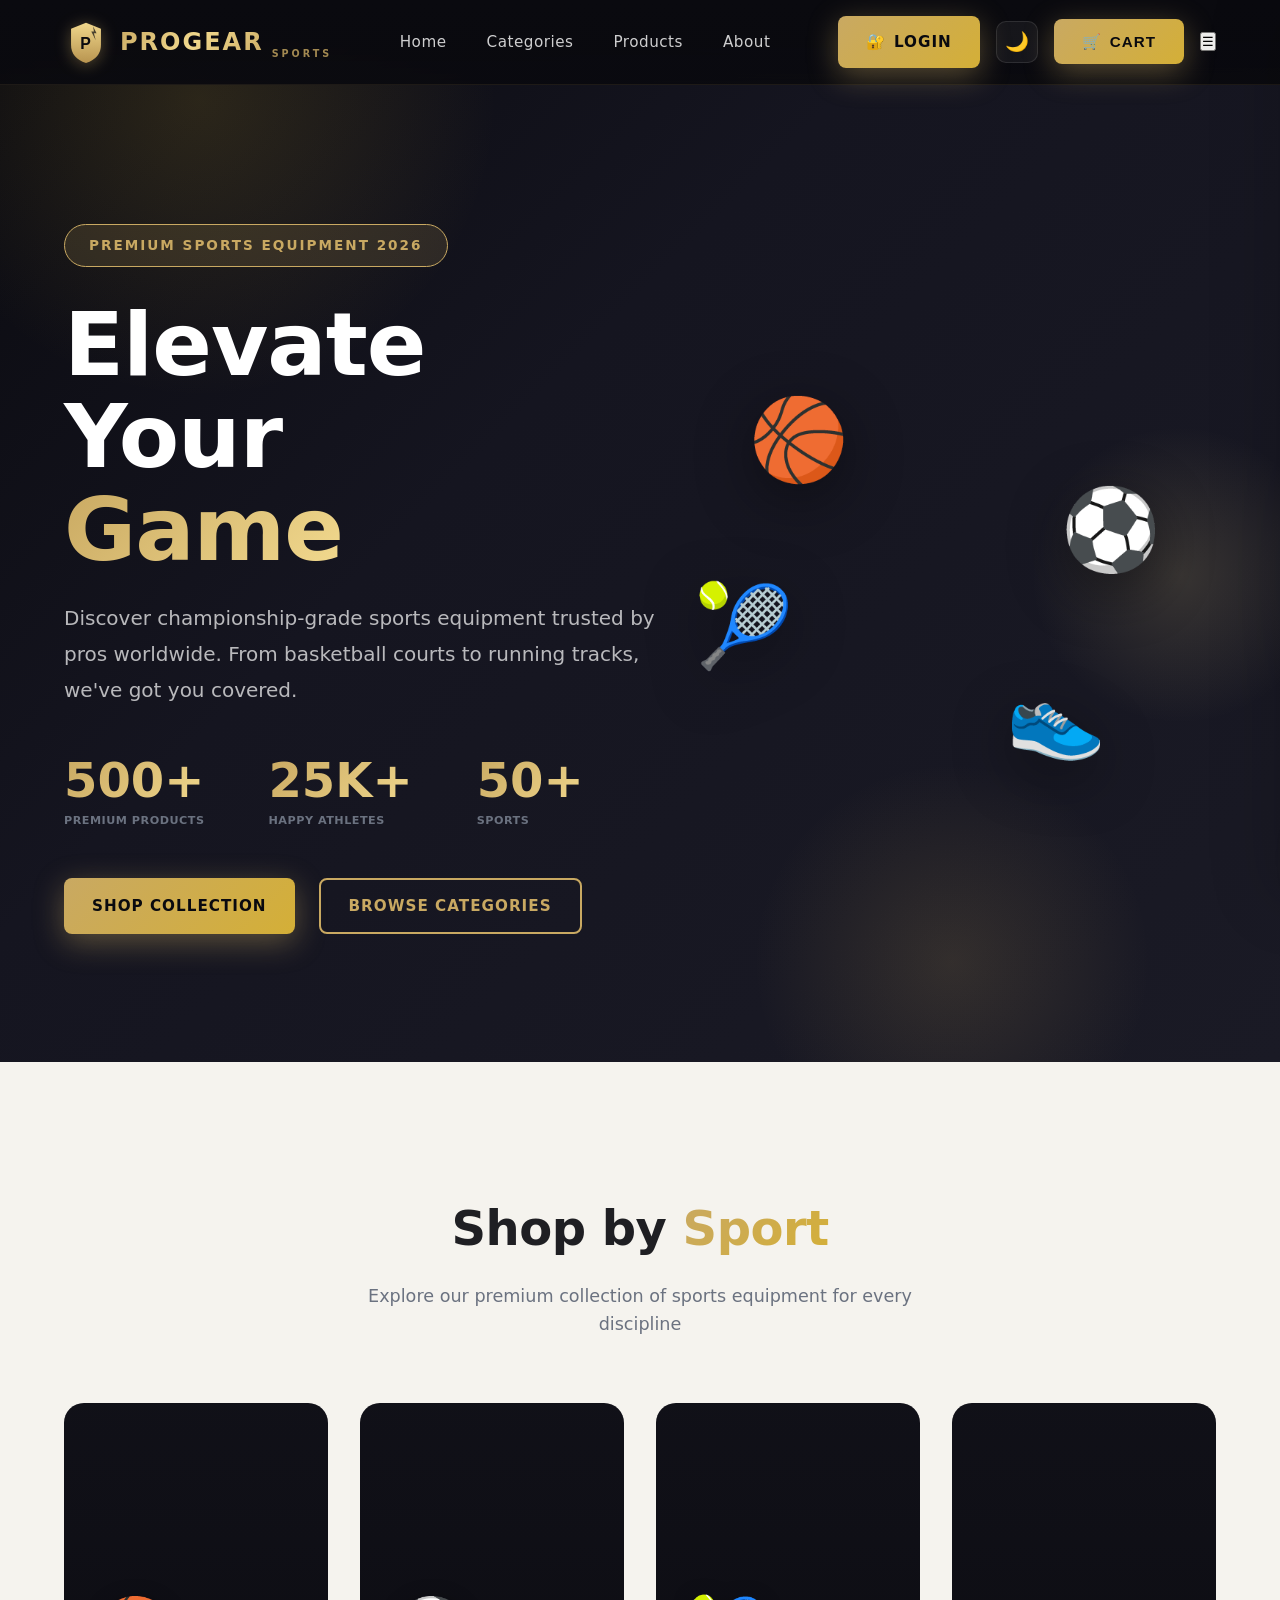
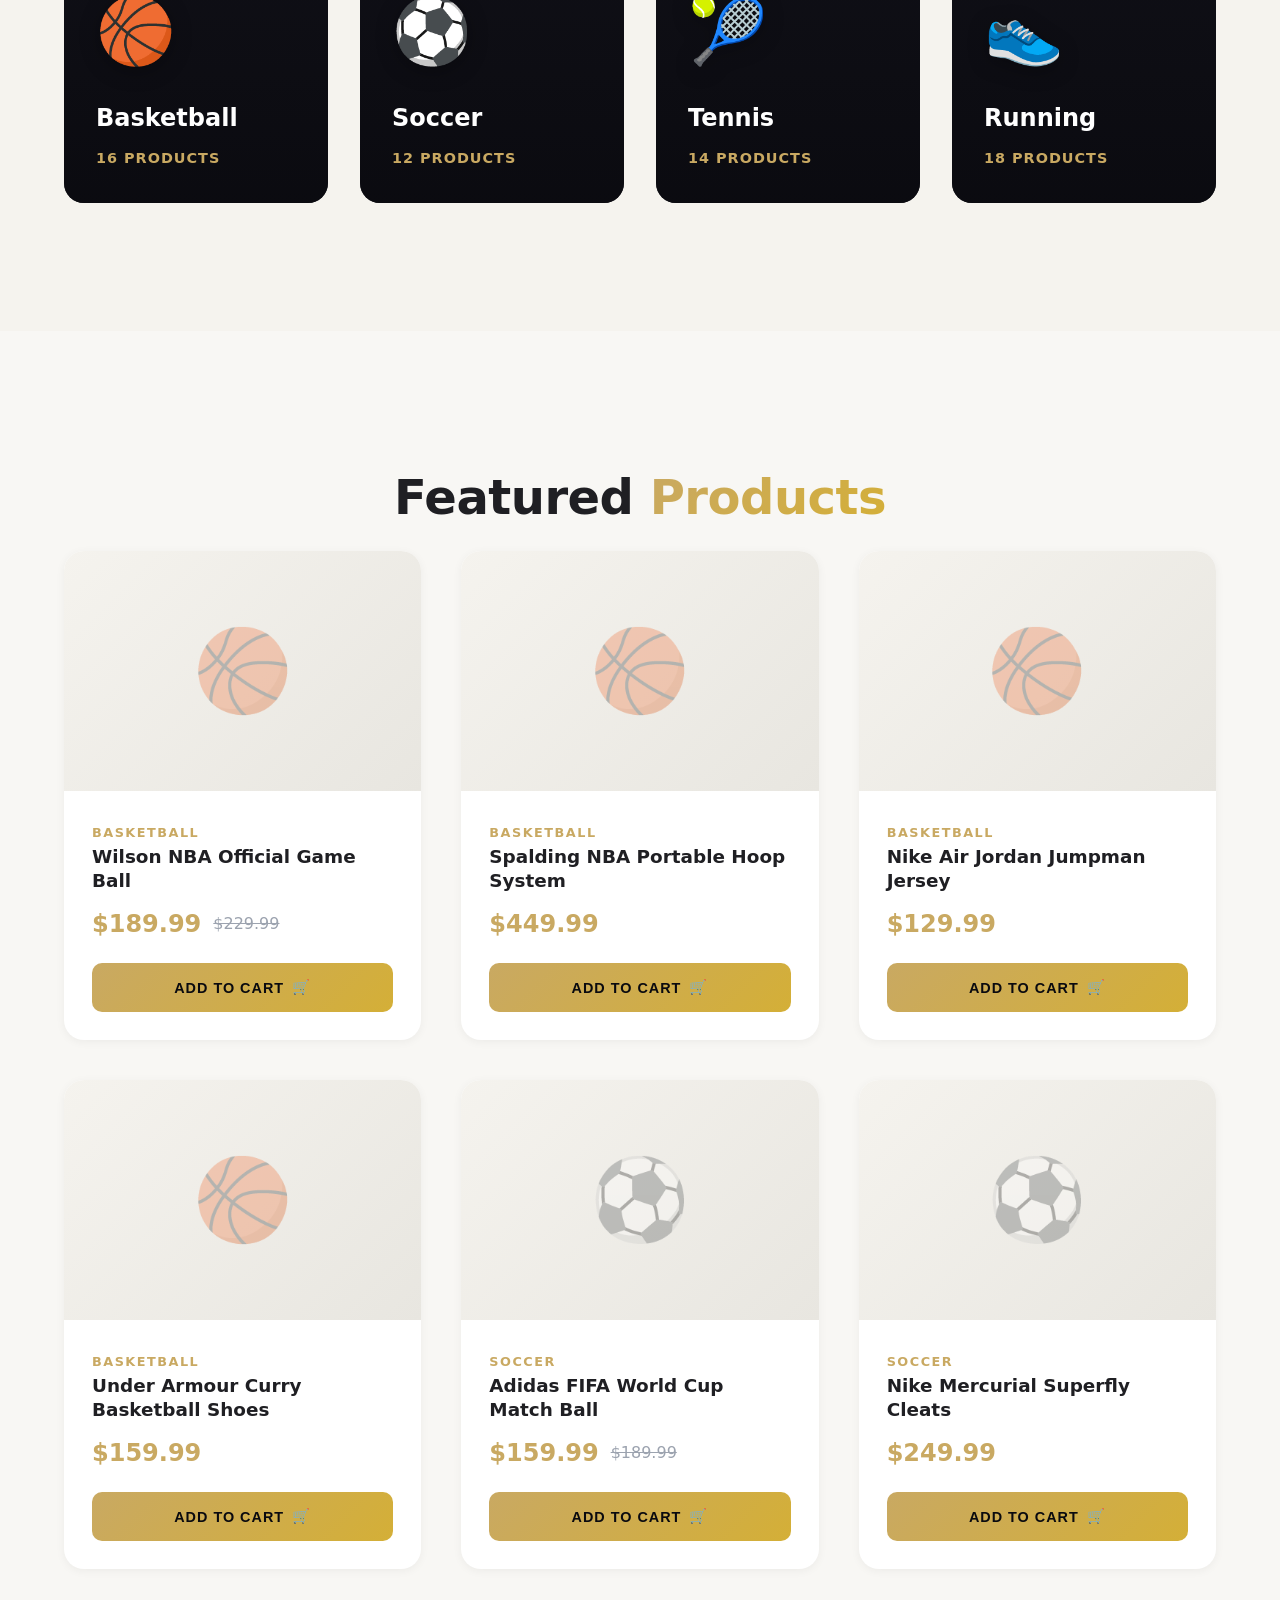
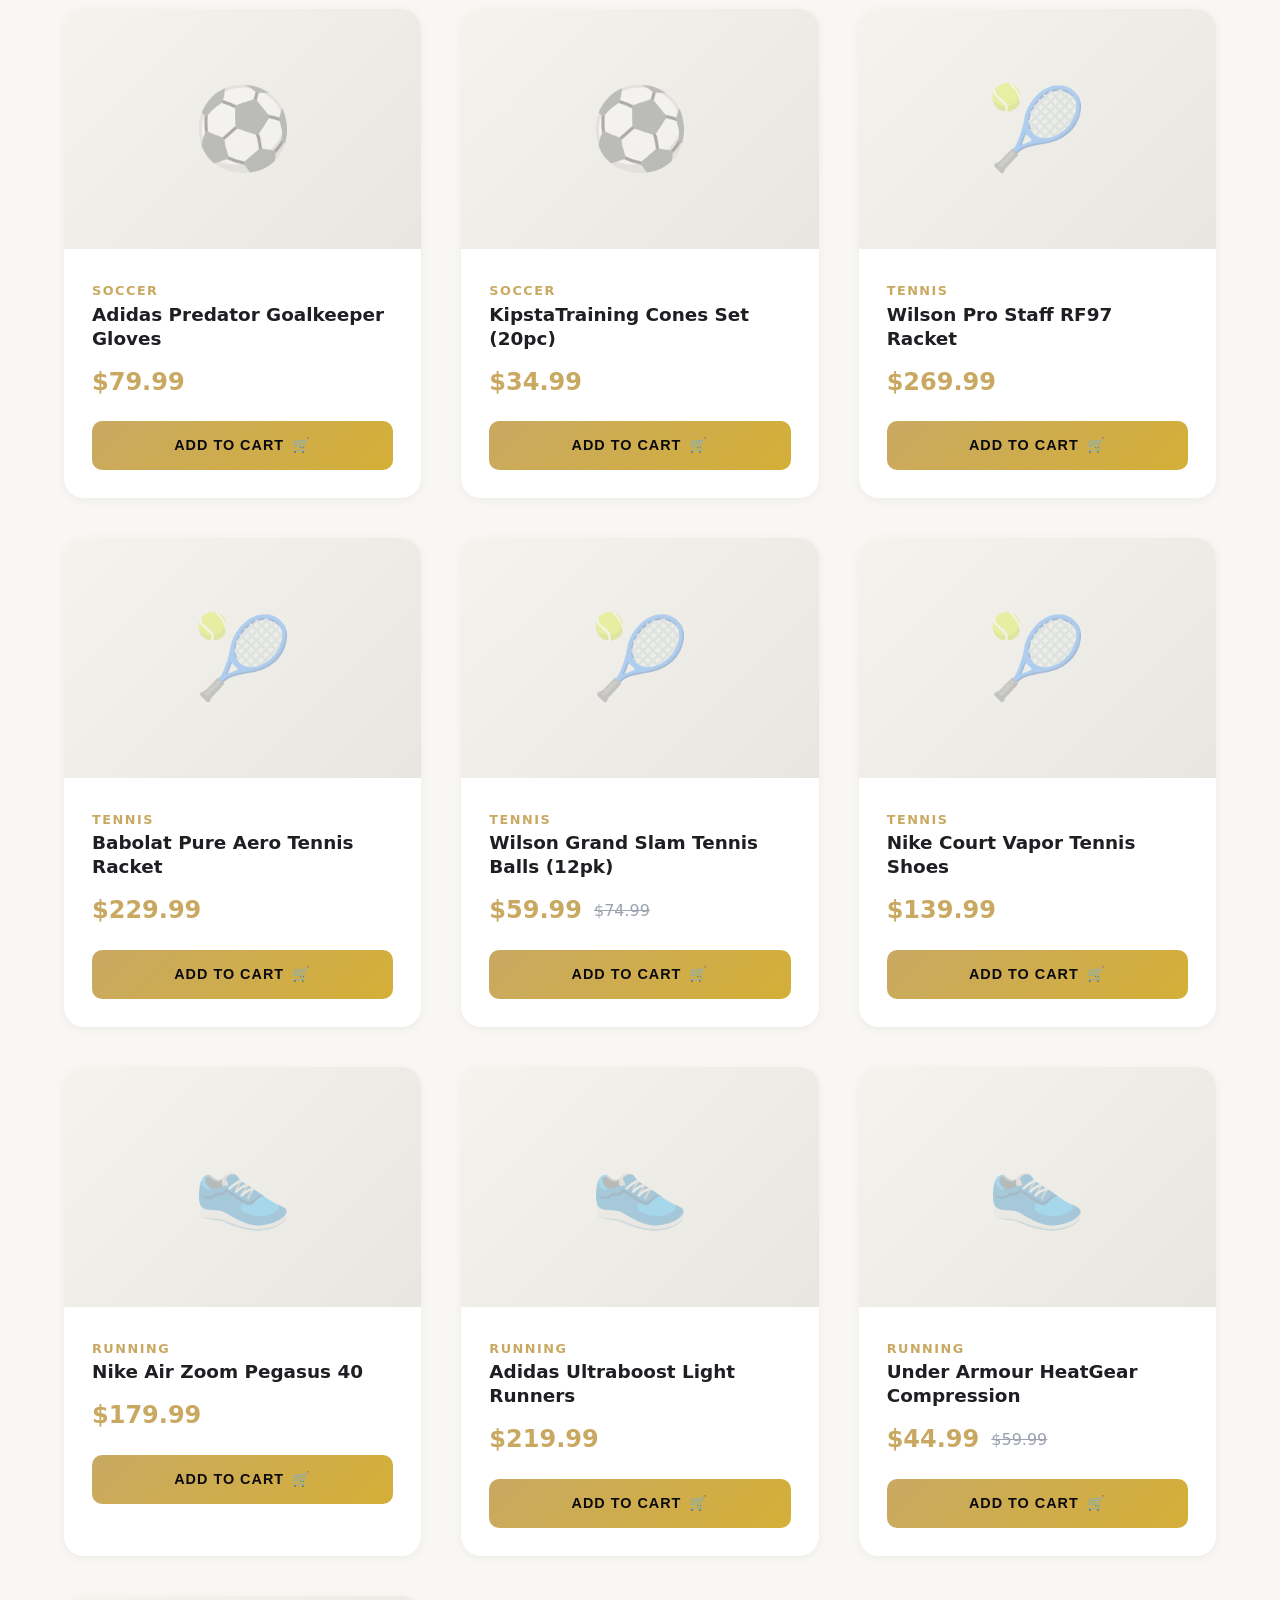
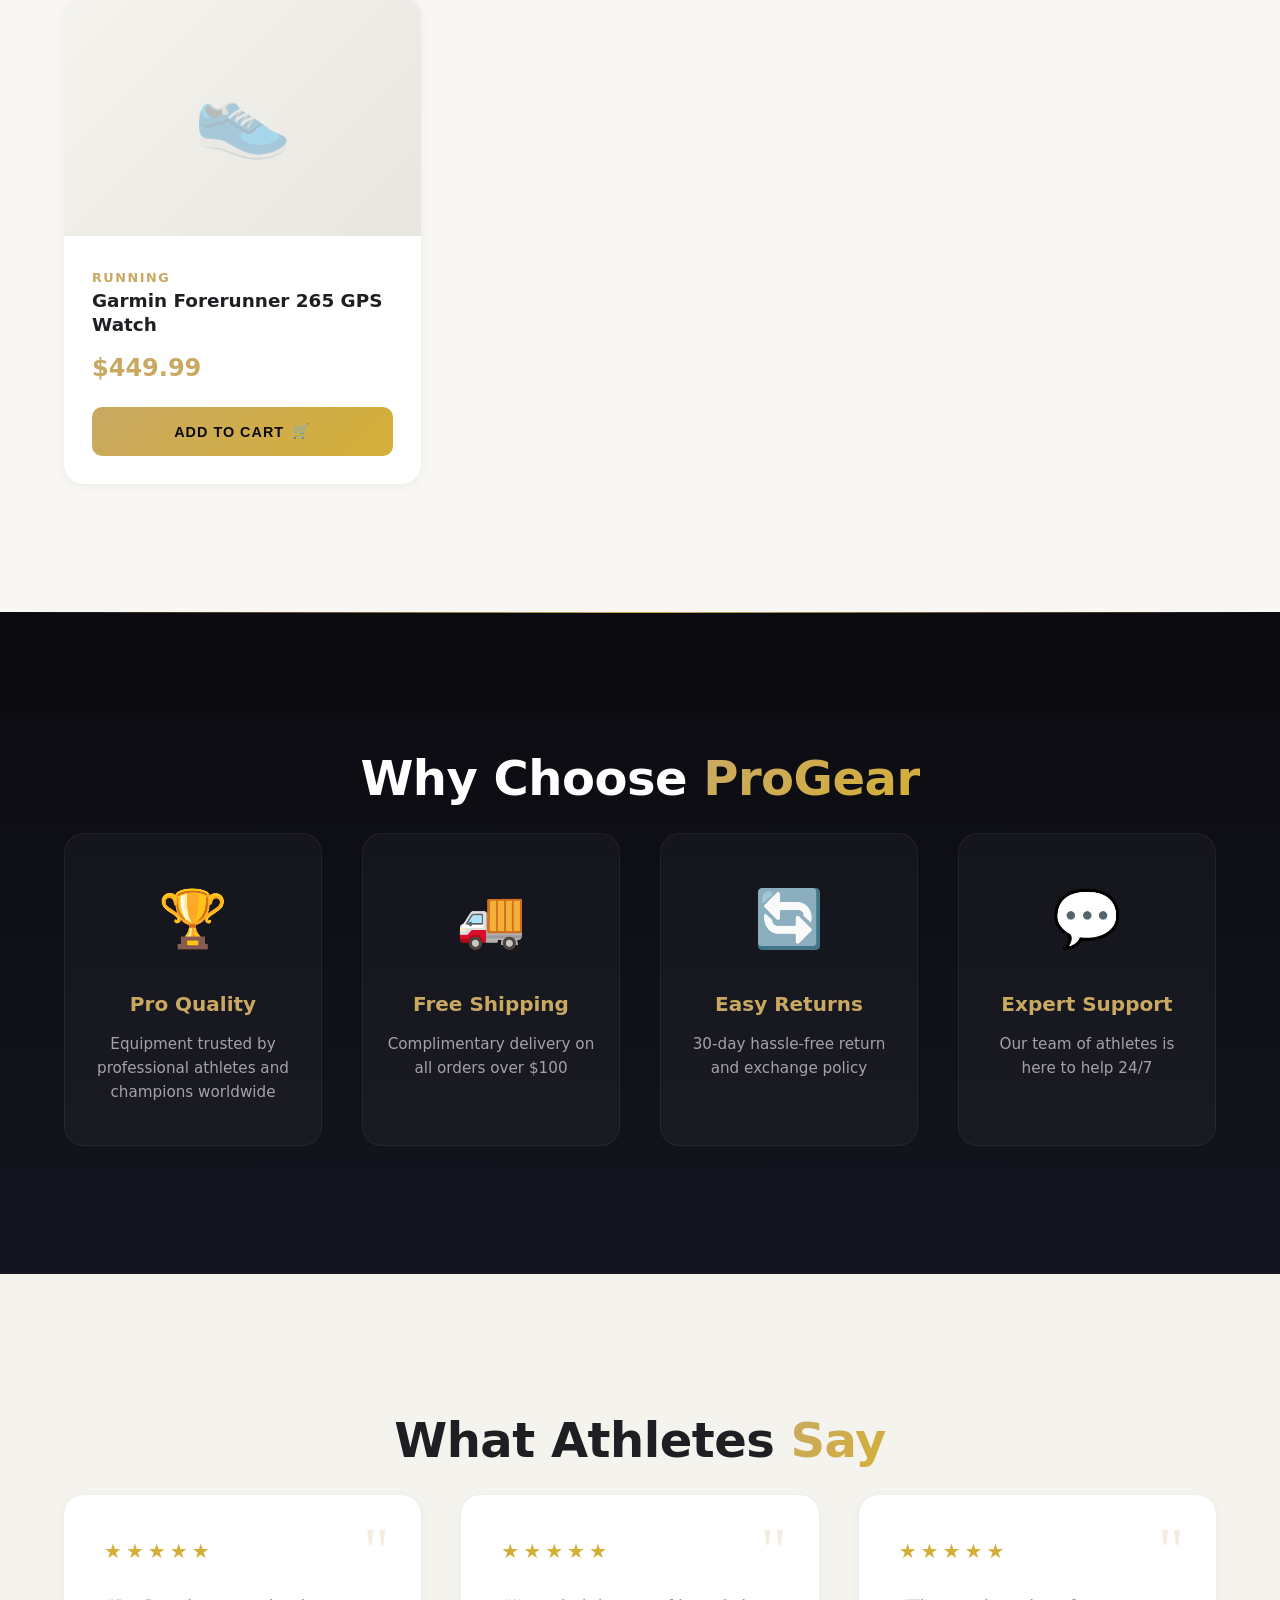
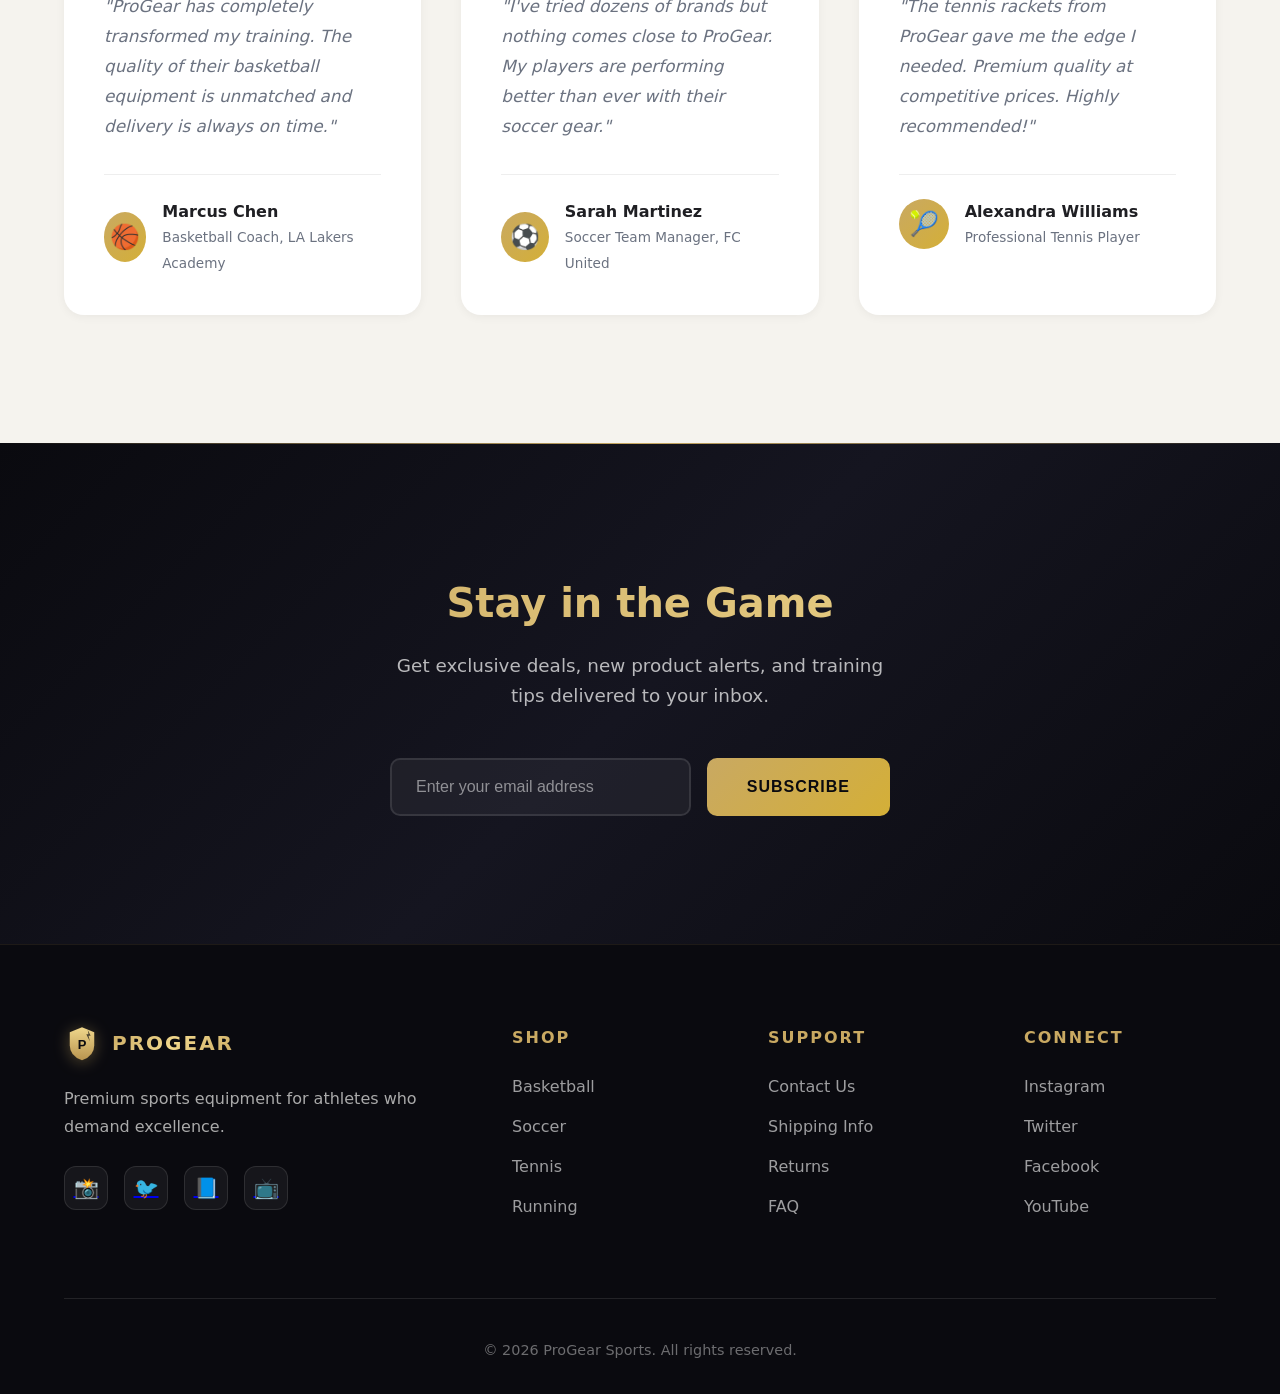
<file: index.html>
<!DOCTYPE html>
<html lang="en">
<head>
    <meta charset="UTF-8">
    <meta name="viewport" content="width=device-width, initial-scale=1.0">
    <title>ProGear Sports | Premium Sports Equipment</title>
    <link rel="stylesheet" href="css/styles.css">
</head>
<body>
    <!-- Navbar -->
    <nav>
        <div class="logo">
            <svg class="logo-svg" viewBox="0 0 50 50" width="44" height="44">
                <defs>
                    <linearGradient id="shieldGrad" x1="0%" y1="0%" x2="0%" y2="100%">
                        <stop offset="0%" style="stop-color:#f0d78c"/>
                        <stop offset="100%" style="stop-color:#b8944f"/>
                    </linearGradient>
                    <linearGradient id="textGrad" x1="0%" y1="0%" x2="100%" y2="100%">
                        <stop offset="0%" style="stop-color:#c9a962"/>
                        <stop offset="50%" style="stop-color:#f0d78c"/>
                        <stop offset="100%" style="stop-color:#c9a962"/>
                    </linearGradient>
                </defs>
                <path d="M25 3 L42 10 L42 28 Q42 43 25 49 Q8 43 8 28 L8 10 Z" fill="url(#shieldGrad)"/>
                <text x="25" y="33" text-anchor="middle" font-family="Arial, sans-serif" font-size="18" font-weight="bold" fill="#0a0a0f">P</text>
                <path d="M33 7 L37 15 L34 15 L36 23 L31 13 L34 13 Z" fill="#0a0a0f" opacity="0.7"/>
            </svg>
            <span class="logo-text">ProGear</span>
            <span class="logo-tagline">Sports</span>
        </div>
        <ul class="nav-links">
            <li><a href="#home">Home</a></li>
            <li><a href="#categories">Categories</a></li>
            <li><a href="#products">Products</a></li>
            <li><a href="#about">About</a></li>
        </ul>
        <div class="nav-actions">
            <!-- Login Button (shown when logged out) -->
            <a href="auth.html" class="btn-primary login-btn" id="login-btn-nav">
                <span>🔐</span> Login
            </a>

            <!-- User Menu (shown when logged in) -->
            <div class="user-menu" id="user-menu" style="display: none;">
                <button class="user-menu-btn" id="user-menu-btn">
                    <span class="user-avatar" id="user-avatar">👤</span>
                    <span class="user-name" id="user-name">User</span>
                    <span class="dropdown-arrow">▼</span>
                </button>
                <div class="user-dropdown" id="user-dropdown">
                    <a href="#" class="dropdown-item" id="view-profile">
                        <span>👤</span> My Profile
                    </a>
                    <a href="#" class="dropdown-item" id="my-orders">
                        <span>📦</span> My Orders
                    </a>
                    <a href="#" class="dropdown-item" id="wishlist">
                        <span>❤️</span> Wishlist
                    </a>
                    <div class="dropdown-divider"></div>
                    <button class="dropdown-item logout-btn" id="logout-btn">
                        <span>🚪</span> Sign Out
                    </button>
                </div>
            </div>

            <!-- Theme Toggle Button -->
            <button class="theme-toggle" id="theme-toggle" aria-label="Toggle dark/light mode">
                <span class="theme-icon">🌙</span>
            </button>

            <button class="btn-primary cart-toggle">
                <span class="cart-icon">🛒</span>
                <span>Cart</span>
                <span class="cart-count">0</span>
            </button>
            <button class="mobile-menu-btn">☰</button>
        </div>
    </nav>

    <!-- User Profile Modal -->
    <div class="profile-modal" id="profile-modal">
        <div class="profile-modal-content">
            <button class="profile-modal-close" id="profile-modal-close">
                <svg width="16" height="16" viewBox="0 0 24 24" fill="none" stroke="currentColor" stroke-width="2.5" stroke-linecap="round">
                    <line x1="18" y1="6" x2="6" y2="18"></line>
                    <line x1="6" y1="6" x2="18" y2="18"></line>
                </svg>
            </button>

            <div class="profile-cover"></div>

            <div class="profile-header-modern">
                <div class="profile-avatar-wrapper">
                    <div class="profile-avatar" id="profile-avatar">👤</div>
                    <div class="profile-status"></div>
                </div>
                <div class="profile-meta">
                    <h2 id="profile-name">User Name</h2>
                    <p id="profile-email">user@email.com</p>
                    <div class="profile-badges">
                        <span class="profile-badge">
                            <svg width="12" height="12" viewBox="0 0 24 24" fill="currentColor"><path d="M12 2L15.09 8.26L22 9.27L17 14.14L18.18 21.02L12 17.77L5.82 21.02L7 14.14L2 9.27L8.91 8.26L12 2Z"/></svg>
                            Premium Member
                        </span>
                        <span class="profile-badge-secondary" id="profile-join-date">Joined 2026</span>
                    </div>
                </div>
            </div>

            <div class="profile-stats-modern">
                <div class="profile-stat-modern">
                    <div class="stat-icon">📦</div>
                    <div class="stat-content">
                        <span class="stat-value" id="profile-orders">0</span>
                        <span class="stat-label">Orders</span>
                    </div>
                </div>
                <div class="profile-stat-modern">
                    <div class="stat-icon">❤️</div>
                    <div class="stat-content">
                        <span class="stat-value" id="profile-wishlist">0</span>
                        <span class="stat-label">Wishlist</span>
                    </div>
                </div>
                <div class="profile-stat-modern">
                    <div class="stat-icon">💰</div>
                    <div class="stat-content">
                        <span class="stat-value" id="profile-total-spent">$0</span>
                        <span class="stat-label">Total Spent</span>
                    </div>
                </div>
            </div>

            <div class="profile-quick-actions">
                <button class="profile-action-btn primary" id="profile-edit-btn">
                    <svg width="18" height="18" viewBox="0 0 24 24" fill="none" stroke="currentColor" stroke-width="2" stroke-linecap="round" stroke-linejoin="round">
                        <path d="M11 4H4a2 2 0 0 0-2 2v14a2 2 0 0 0 2 2h14a2 2 0 0 0 2-2v-7"/>
                        <path d="M18.5 2.5a2.121 2.121 0 0 1 3 3L12 15l-4 1 1-4 9.5-9.5z"/>
                    </svg>
                    Edit Profile
                </button>
                <button class="profile-action-btn secondary" id="profile-orders-btn">
                    <svg width="18" height="18" viewBox="0 0 24 24" fill="none" stroke="currentColor" stroke-width="2" stroke-linecap="round" stroke-linejoin="round">
                        <rect x="1" y="3" width="15" height="13"/>
                        <polygon points="16 8 20 8 23 11 23 16 16 16 16 8"/>
                        <circle cx="5.5" cy="18.5" r="2.5"/>
                        <circle cx="18.5" cy="18.5" r="2.5"/>
                    </svg>
                    My Orders
                </button>
                <button class="profile-action-btn secondary" id="profile-wishlist-btn">
                    <svg width="18" height="18" viewBox="0 0 24 24" fill="none" stroke="currentColor" stroke-width="2" stroke-linecap="round" stroke-linejoin="round">
                        <path d="M20.84 4.61a5.5 5.5 0 0 0-7.78 0L12 5.67l-1.06-1.06a5.5 5.5 0 0 0-7.78 7.78l1.06 1.06L12 21.23l7.78-7.78 1.06-1.06a5.5 5.5 0 0 0 0-7.78z"/>
                    </svg>
                    Wishlist
                </button>
            </div>

            <div class="profile-menu">
                <a href="#" class="profile-menu-item" id="settings-btn">
                    <svg width="18" height="18" viewBox="0 0 24 24" fill="none" stroke="currentColor" stroke-width="2" stroke-linecap="round" stroke-linejoin="round">
                        <circle cx="12" cy="12" r="3"/>
                        <path d="M19.4 15a1.65 1.65 0 0 0 .33 1.82l.06.06a2 2 0 0 1 0 2.83 2 2 0 0 1-2.83 0l-.06-.06a1.65 1.65 0 0 0-1.82-.33 1.65 1.65 0 0 0-1 1.51V21a2 2 0 0 1-2 2 2 2 0 0 1-2-2v-.09A1.65 1.65 0 0 0 9 19.4a1.65 1.65 0 0 0-1.82.33l-.06.06a2 2 0 0 1-2.83 0 2 2 0 0 1 0-2.83l.06-.06a1.65 1.65 0 0 0 .33-1.82 1.65 1.65 0 0 0-1.51-1H3a2 2 0 0 1-2-2 2 2 0 0 1 2-2h.09A1.65 1.65 0 0 0 4.6 9a1.65 1.65 0 0 0-.33-1.82l-.06-.06a2 2 0 0 1 0-2.83 2 2 0 0 1 2.83 0l.06.06a1.65 1.65 0 0 0 1.82.33H9a1.65 1.65 0 0 0 1-1.51V3a2 2 0 0 1 2-2 2 2 0 0 1 2 2v.09a1.65 1.65 0 0 0 1 1.51 1.65 1.65 0 0 0 1.82-.33l.06-.06a2 2 0 0 1 2.83 0 2 2 0 0 1 0 2.83l-.06.06a1.65 1.65 0 0 0-.33 1.82V9a1.65 1.65 0 0 0 1.51 1H21a2 2 0 0 1 2 2 2 2 0 0 1-2 2h-.09a1.65 1.65 0 0 0-1.51 1z"/>
                    </svg>
                    Settings
                    <span class="menu-arrow">›</span>
                </a>
                <a href="#" class="profile-menu-item" id="help-btn">
                    <svg width="18" height="18" viewBox="0 0 24 24" fill="none" stroke="currentColor" stroke-width="2" stroke-linecap="round" stroke-linejoin="round">
                        <circle cx="12" cy="12" r="10"/>
                        <path d="M9.09 9a3 3 0 0 1 5.83 1c0 2-3 3-3 3"/>
                        <line x1="12" y1="17" x2="12.01" y2="17"/>
                    </svg>
                    Help & Support
                    <span class="menu-arrow">›</span>
                </a>
            </div>

            <button class="profile-logout-btn" id="profile-logout-btn">
                <svg width="18" height="18" viewBox="0 0 24 24" fill="none" stroke="currentColor" stroke-width="2" stroke-linecap="round" stroke-linejoin="round">
                    <path d="M9 21H5a2 2 0 0 1-2-2V5a2 2 0 0 1 2-2h4"/>
                    <polyline points="16 17 21 12 16 7"/>
                    <line x1="21" y1="12" x2="9" y2="12"/>
                </svg>
                Sign Out
            </button>
        </div>
    </div>

    <!-- Hero Section -->
    <section class="hero" id="home">
        <div class="hero-bg-animation">
            <div class="hero-orb hero-orb-1"></div>
            <div class="hero-orb hero-orb-2"></div>
            <div class="hero-orb hero-orb-3"></div>
        </div>
        <div class="hero-content">
            <div class="hero-badge">Premium Sports Equipment 2026</div>
            <h1>Elevate Your <span>Game</span></h1>
            <p>Discover championship-grade sports equipment trusted by pros worldwide. From basketball courts to running tracks, we've got you covered.</p>
            <div class="hero-stats">
                <div class="stat">
                    <span class="stat-number">500+</span>
                    <span class="stat-label">Premium Products</span>
                </div>
                <div class="stat">
                    <span class="stat-number">25K+</span>
                    <span class="stat-label">Happy Athletes</span>
                </div>
                <div class="stat">
                    <span class="stat-number">50+</span>
                    <span class="stat-label">Sports</span>
                </div>
            </div>
            <div class="hero-btns">
                <a href="#products" class="btn-primary">Shop Collection</a>
                <a href="#categories" class="btn-secondary">Browse Categories</a>
            </div>
        </div>
        <div class="hero-visual">
            <div class="floating-sport-item sport-1">🏀</div>
            <div class="floating-sport-item sport-2">⚽</div>
            <div class="floating-sport-item sport-3">🎾</div>
            <div class="floating-sport-item sport-4">👟</div>
        </div>
    </section>

    <!-- Categories -->
    <section class="categories" id="categories">
        <h2 class="section-title">Shop by <span>Sport</span></h2>
        <p class="section-subtitle">Explore our premium collection of sports equipment for every discipline</p>
        <div class="category-grid">
            <div class="category-card" data-category="Basketball">
                <div class="category-image" style="background-image: url('https://images.unsplash.com/photo-1546519638-68e109498ffc?auto=format&fit=crop&w=600&h=800');"></div>
                <div class="category-overlay"></div>
                <div class="category-content">
                    <span class="category-icon">🏀</span>
                    <h3>Basketball</h3>
                    <span class="category-count">16 Products</span>
                </div>
            </div>
            <div class="category-card" data-category="Soccer">
                <div class="category-image" style="background-image: url('https://images.unsplash.com/photo-1431324155629-1a6deb1dec8d?auto=format&fit=crop&w=600&h=800');"></div>
                <div class="category-overlay"></div>
                <div class="category-content">
                    <span class="category-icon">⚽</span>
                    <h3>Soccer</h3>
                    <span class="category-count">12 Products</span>
                </div>
            </div>
            <div class="category-card" data-category="Tennis">
                <div class="category-image" style="background-image: url('https://images.unsplash.com/photo-1554068865-24cecd4e34b8?auto=format&fit=crop&w=600&h=800');"></div>
                <div class="category-overlay"></div>
                <div class="category-content">
                    <span class="category-icon">🎾</span>
                    <h3>Tennis</h3>
                    <span class="category-count">14 Products</span>
                </div>
            </div>
            <div class="category-card" data-category="Running">
                <div class="category-image" style="background-image: url('https://images.unsplash.com/photo-1556906781-9a412961c28c?auto=format&fit=crop&w=600&h=800');"></div>
                <div class="category-overlay"></div>
                <div class="category-content">
                    <span class="category-icon">👟</span>
                    <h3>Running</h3>
                    <span class="category-count">18 Products</span>
                </div>
            </div>
        </div>
    </section>

    <!-- Products -->
    <section class="products" id="products">
        <h2 class="section-title">Featured <span>Products</span></h2>
        <div class="product-grid" id="product-grid">
            <!-- Products loaded via JS -->
        </div>
    </section>

    <!-- Features -->
    <section class="features" id="about">
        <h2 class="section-title">Why Choose <span>ProGear</span></h2>
        <div class="feature-grid">
            <div class="feature-card">
                <span class="feature-icon">🏆</span>
                <h4>Pro Quality</h4>
                <p>Equipment trusted by professional athletes and champions worldwide</p>
            </div>
            <div class="feature-card">
                <span class="feature-icon">🚚</span>
                <h4>Free Shipping</h4>
                <p>Complimentary delivery on all orders over $100</p>
            </div>
            <div class="feature-card">
                <span class="feature-icon">🔄</span>
                <h4>Easy Returns</h4>
                <p>30-day hassle-free return and exchange policy</p>
            </div>
            <div class="feature-card">
                <span class="feature-icon">💬</span>
                <h4>Expert Support</h4>
                <p>Our team of athletes is here to help 24/7</p>
            </div>
        </div>
    </section>

    <!-- Testimonials -->
    <section class="testimonials">
        <h2 class="section-title">What Athletes <span>Say</span></h2>
        <div class="testimonial-grid">
            <div class="testimonial-card">
                <div class="testimonial-quote">"</div>
                <div class="stars">★★★★★</div>
                <p>"ProGear has completely transformed my training. The quality of their basketball equipment is unmatched and delivery is always on time."</p>
                <div class="author">
                    <div class="author-avatar">🏀</div>
                    <div class="author-info">
                        <span class="author-name">Marcus Chen</span>
                        <span class="author-title">Basketball Coach, LA Lakers Academy</span>
                    </div>
                </div>
            </div>
            <div class="testimonial-card">
                <div class="testimonial-quote">"</div>
                <div class="stars">★★★★★</div>
                <p>"I've tried dozens of brands but nothing comes close to ProGear. My players are performing better than ever with their soccer gear."</p>
                <div class="author">
                    <div class="author-avatar">⚽</div>
                    <div class="author-info">
                        <span class="author-name">Sarah Martinez</span>
                        <span class="author-title">Soccer Team Manager, FC United</span>
                    </div>
                </div>
            </div>
            <div class="testimonial-card">
                <div class="testimonial-quote">"</div>
                <div class="stars">★★★★★</div>
                <p>"The tennis rackets from ProGear gave me the edge I needed. Premium quality at competitive prices. Highly recommended!"</p>
                <div class="author">
                    <div class="author-avatar">🎾</div>
                    <div class="author-info">
                        <span class="author-name">Alexandra Williams</span>
                        <span class="author-title">Professional Tennis Player</span>
                    </div>
                </div>
            </div>
        </div>
    </section>

    <!-- Newsletter -->
    <section class="newsletter">
        <div class="newsletter-shapes">
            <div class="shape shape-1"></div>
            <div class="shape shape-2"></div>
            <div class="shape shape-3"></div>
        </div>
        <h2>Stay in the Game</h2>
        <p>Get exclusive deals, new product alerts, and training tips delivered to your inbox.</p>
        <form class="newsletter-form">
            <input type="email" placeholder="Enter your email address" required>
            <button type="submit">Subscribe</button>
        </form>
    </section>

    <!-- Footer -->
    <footer>
        <div class="footer-grid">
            <div class="footer-col">
                <div class="footer-logo">
                    <svg class="logo-svg" viewBox="0 0 50 50" width="36" height="36">
                        <defs>
                            <linearGradient id="shieldGrad2" x1="0%" y1="0%" x2="0%" y2="100%">
                                <stop offset="0%" style="stop-color:#f0d78c"/>
                                <stop offset="100%" style="stop-color:#b8944f"/>
                            </linearGradient>
                        </defs>
                        <path d="M25 3 L42 10 L42 28 Q42 43 25 49 Q8 43 8 28 L8 10 Z" fill="url(#shieldGrad2)"/>
                        <text x="25" y="33" text-anchor="middle" font-family="Arial, sans-serif" font-size="18" font-weight="bold" fill="#0a0a0f">P</text>
                        <path d="M33 7 L37 15 L34 15 L36 23 L31 13 L34 13 Z" fill="#0a0a0f" opacity="0.7"/>
                    </svg>
                    <span class="logo-text">ProGear</span>
                </div>
                <p style="color: #aaa;">Premium sports equipment for athletes who demand excellence.</p>
                <div class="footer-social">
                    <a href="#" class="social-link">📸</a>
                    <a href="#" class="social-link">🐦</a>
                    <a href="#" class="social-link">📘</a>
                    <a href="#" class="social-link">📺</a>
                </div>
            </div>
            <div class="footer-col">
                <h4>Shop</h4>
                <ul>
                    <li><a href="#">Basketball</a></li>
                    <li><a href="#">Soccer</a></li>
                    <li><a href="#">Tennis</a></li>
                    <li><a href="#">Running</a></li>
                </ul>
            </div>
            <div class="footer-col">
                <h4>Support</h4>
                <ul>
                    <li><a href="#">Contact Us</a></li>
                    <li><a href="#">Shipping Info</a></li>
                    <li><a href="#">Returns</a></li>
                    <li><a href="#">FAQ</a></li>
                </ul>
            </div>
            <div class="footer-col">
                <h4>Connect</h4>
                <ul>
                    <li><a href="#">Instagram</a></li>
                    <li><a href="#">Twitter</a></li>
                    <li><a href="#">Facebook</a></li>
                    <li><a href="#">YouTube</a></li>
                </ul>
            </div>
        </div>
        <div class="footer-bottom">
            <p>© 2026 ProGear Sports. All rights reserved.</p>
        </div>
    </footer>

    <!-- Cart Sidebar -->
    <aside class="cart-sidebar">
        <div class="cart-header">
            <h3>🛒 Shopping Cart</h3>
            <button class="cart-close">×</button>
        </div>
        <div class="cart-items">
            <!-- Cart items loaded via JS -->
        </div>
        <div class="cart-footer">
            <div class="cart-total">
                <span>Total:</span>
                <span class="cart-total-amount">$0.00</span>
            </div>
            <button class="btn-primary checkout-btn" style="width: 100%;">Checkout Now</button>
        </div>
    </aside>

    <!-- Modal Overlay for Cart -->
    <div class="modal-overlay"></div>

    <script src="js/app.js"></script>
</body>
</html>
</file>
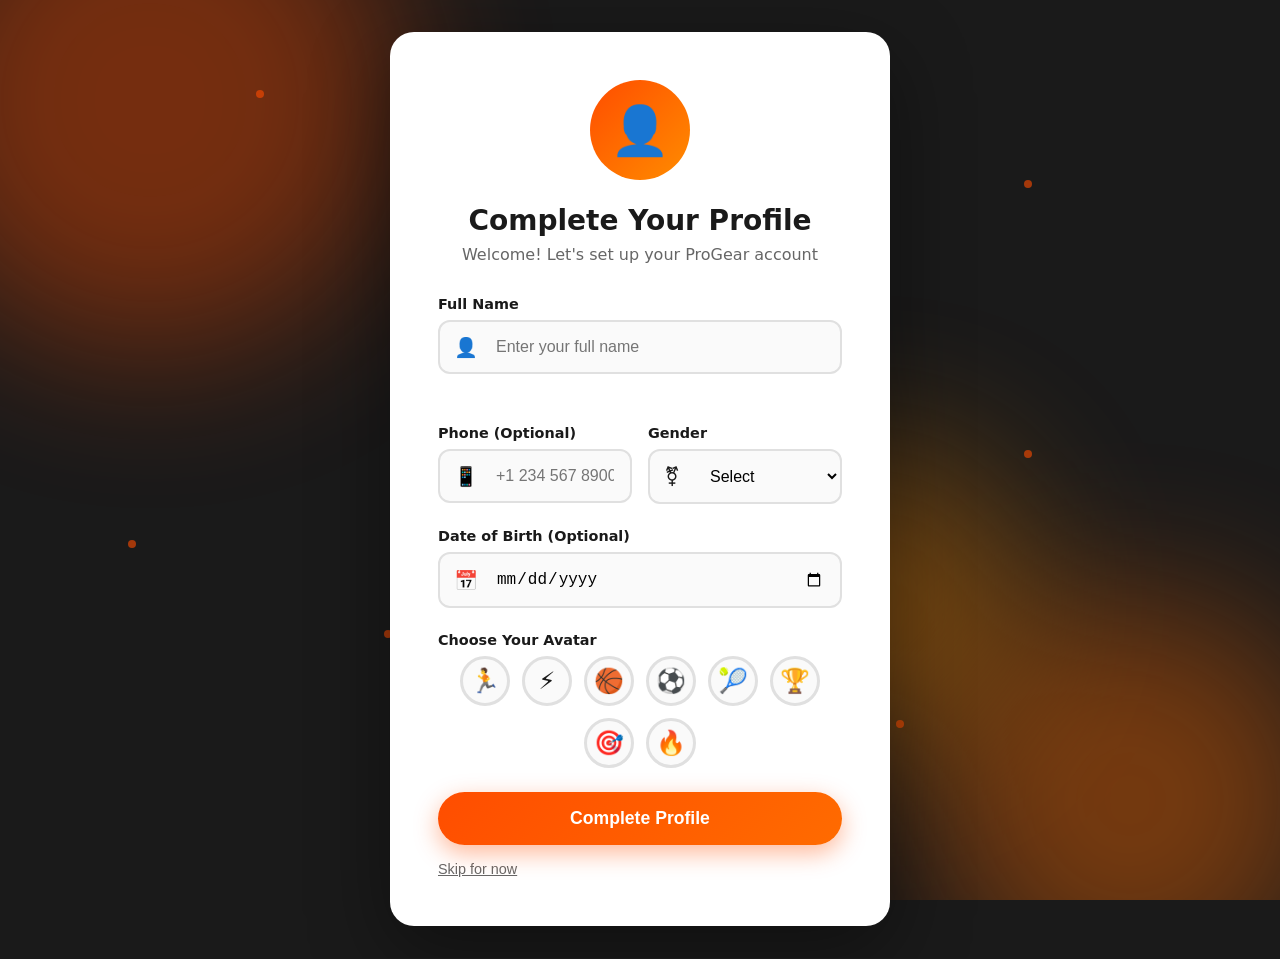
<file: profile-setup.html>
<!DOCTYPE html>
<html lang="en">
<head>
    <meta charset="UTF-8">
    <meta name="viewport" content="width=device-width, initial-scale=1.0">
    <title>Complete Profile | ProGear Sports</title>
    <link rel="stylesheet" href="css/auth.css">
    <style>
        .setup-container {
            min-height: 100vh;
            display: flex;
            align-items: center;
            justify-content: center;
            padding: 2rem;
            position: relative;
        }

        .setup-card {
            background: white;
            border-radius: 24px;
            padding: 3rem;
            width: 100%;
            max-width: 500px;
            box-shadow: 0 25px 80px rgba(0, 0, 0, 0.4);
            position: relative;
            z-index: 1;
            animation: cardSlideIn 0.6s ease;
        }

        .setup-header {
            text-align: center;
            margin-bottom: 2rem;
        }

        .setup-header .avatar-preview {
            width: 100px;
            height: 100px;
            border-radius: 50%;
            background: linear-gradient(135deg, var(--primary), #ff8c00);
            display: flex;
            align-items: center;
            justify-content: center;
            font-size: 3rem;
            margin: 0 auto 1.5rem;
        }

        .setup-header h1 {
            font-size: 1.75rem;
            color: var(--dark);
            margin-bottom: 0.5rem;
        }

        .setup-header p {
            color: var(--gray);
            font-size: 1rem;
        }

        .input-row {
            display: flex;
            gap: 1rem;
        }

        .input-row .input-group {
            flex: 1;
        }

        .avatar-selector {
            display: flex;
            justify-content: center;
            gap: 0.75rem;
            margin-bottom: 1.5rem;
            flex-wrap: wrap;
        }

        .avatar-option {
            width: 50px;
            height: 50px;
            border-radius: 50%;
            border: 3px solid #e0e0e0;
            display: flex;
            align-items: center;
            justify-content: center;
            font-size: 1.5rem;
            cursor: pointer;
            transition: all 0.2s ease;
            background: #fafafa;
        }

        .avatar-option:hover {
            border-color: var(--primary-light);
            transform: scale(1.1);
        }

        .avatar-option.selected {
            border-color: var(--primary);
            background: rgba(255, 77, 0, 0.1);
        }

        .btn-skip {
            background: none;
            border: none;
            color: var(--gray);
            font-size: 0.9rem;
            cursor: pointer;
            text-decoration: underline;
            margin-top: 1rem;
        }

        .btn-skip:hover {
            color: var(--primary);
        }

        .success-checkmark {
            width: 80px;
            height: 80px;
            border-radius: 50%;
            background: var(--success);
            display: flex;
            align-items: center;
            justify-content: center;
            margin: 0 auto 1.5rem;
            font-size: 2.5rem;
            color: white;
            animation: iconBounce 0.6s ease;
        }

        @keyframes iconBounce {
            0% { transform: scale(0); }
            50% { transform: scale(1.2); }
            100% { transform: scale(1); }
        }

        @media (max-width: 480px) {
            .setup-card {
                padding: 2rem 1.5rem;
            }

            .input-row {
                flex-direction: column;
                gap: 0;
            }
        }
    </style>
</head>
<body>
    <div class="setup-container">
        <!-- Animated Background -->
        <div class="bg-animation">
            <div class="orb orb-1"></div>
            <div class="orb orb-2"></div>
            <div class="orb orb-3"></div>
            <div class="particles">
                <span></span><span></span><span></span><span></span><span></span>
                <span></span><span></span><span></span><span></span><span></span>
            </div>
        </div>

        <!-- Profile Setup Card -->
        <div class="setup-card" id="setup-card">
            <div class="setup-header">
                <div class="avatar-preview" id="avatar-preview">👤</div>
                <h1>Complete Your Profile</h1>
                <p>Welcome! Let's set up your ProGear account</p>
            </div>

            <form id="profile-form">
                <div class="input-group">
                    <label for="full-name">Full Name</label>
                    <div class="input-wrapper">
                        <span class="input-icon">👤</span>
                        <input type="text" id="full-name" placeholder="Enter your full name" required>
                    </div>
                    <span class="error-message" id="name-error"></span>
                </div>

                <div class="input-row">
                    <div class="input-group">
                        <label for="phone">Phone (Optional)</label>
                        <div class="input-wrapper">
                            <span class="input-icon">📱</span>
                            <input type="tel" id="phone" placeholder="+1 234 567 8900">
                        </div>
                    </div>

                    <div class="input-group">
                        <label for="gender">Gender</label>
                        <div class="input-wrapper">
                            <span class="input-icon">⚧</span>
                            <select id="gender" style="width:100%;padding:1rem 1rem 1rem 3.5rem;border:2px solid #e0e0e0;border-radius:12px;font-size:1rem;background:#fafafa;">
                                <option value="">Select</option>
                                <option value="male">Male</option>
                                <option value="female">Female</option>
                                <option value="other">Other</option>
                                <option value="prefer-not">Prefer not to say</option>
                            </select>
                        </div>
                    </div>
                </div>

                <div class="input-group">
                    <label for="dob">Date of Birth (Optional)</label>
                    <div class="input-wrapper">
                        <span class="input-icon">📅</span>
                        <input type="date" id="dob" style="width:100%;padding:1rem 1rem 1rem 3.5rem;border:2px solid #e0e0e0;border-radius:12px;font-size:1rem;background:#fafafa;">
                    </div>
                </div>

                <div class="input-group">
                    <label>Choose Your Avatar</label>
                    <div class="avatar-selector">
                        <div class="avatar-option" data-avatar="🏃">🏃</div>
                        <div class="avatar-option" data-avatar="⚡">⚡</div>
                        <div class="avatar-option" data-avatar="🏀">🏀</div>
                        <div class="avatar-option" data-avatar="⚽">⚽</div>
                        <div class="avatar-option" data-avatar="🎾">🎾</div>
                        <div class="avatar-option" data-avatar="🏆">🏆</div>
                        <div class="avatar-option" data-avatar="🎯">🎯</div>
                        <div class="avatar-option" data-avatar="🔥">🔥</div>
                    </div>
                </div>

                <button type="submit" class="btn-auth" id="save-btn">
                    <span class="btn-text">Complete Profile</span>
                    <span class="btn-loader"></span>
                </button>

                <button type="button" class="btn-skip" onclick="skipProfile()">
                    Skip for now
                </button>
            </form>
        </div>

        <!-- Success State (Hidden by default) -->
        <div class="setup-card" id="success-card" style="display:none;">
            <div class="setup-header">
                <div class="success-checkmark">✓</div>
                <h1>Profile Complete!</h1>
                <p>You're all set to start shopping</p>
            </div>
            <button class="btn-auth" onclick="goToHome()">
                <span class="btn-text">Start Shopping</span>
            </button>
        </div>
    </div>

    <!-- Toast Container -->
    <div class="toast-container" id="toast-container"></div>

    <script>
        // Avatar selection
        document.querySelectorAll('.avatar-option').forEach(option => {
            option.addEventListener('click', () => {
                document.querySelectorAll('.avatar-option').forEach(o => o.classList.remove('selected'));
                option.classList.add('selected');
                document.getElementById('avatar-preview').textContent = option.dataset.avatar;
            });
        });

        // Pre-fill name if available from auth
        const tempUser = JSON.parse(sessionStorage.getItem('progear_pending_user') || '{}');
        if (tempUser.name && tempUser.name !== 'Phone User' && tempUser.name !== 'Google User') {
            document.getElementById('full-name').value = tempUser.name;
        }
        if (tempUser.avatar) {
            document.getElementById('avatar-preview').textContent = tempUser.avatar;
            const matchingAvatar = document.querySelector(`[data-avatar="${tempUser.avatar}"]`);
            if (matchingAvatar) matchingAvatar.classList.add('selected');
        }

        // Form submission
        document.getElementById('profile-form').addEventListener('submit', async (e) => {
            e.preventDefault();

            const btn = document.getElementById('save-btn');
            btn.classList.add('loading');
            btn.disabled = true;

            const name = document.getElementById('full-name').value.trim();
            const phone = document.getElementById('phone').value.trim();
            const gender = document.getElementById('gender').value;
            const dob = document.getElementById('dob').value;
            const avatar = document.querySelector('.avatar-option.selected')?.dataset.avatar || '🏃';

            if (!name) {
                showToast('Please enter your name', 'error');
                btn.classList.remove('loading');
                btn.disabled = false;
                return;
            }

            // Simulate network delay
            await new Promise(resolve => setTimeout(resolve, 800));

            // Get existing user data and merge
            const existingUser = JSON.parse(localStorage.getItem('progear_demo_user') || '{}');
            const updatedUser = {
                ...existingUser,
                name: name,
                phone: phone || existingUser.phone,
                gender: gender,
                dob: dob,
                avatar: avatar,
                profileComplete: true
            };

            localStorage.setItem('progear_demo_user', JSON.stringify(updatedUser));
            sessionStorage.removeItem('progear_pending_user');

            // Show success state
            document.getElementById('setup-card').style.display = 'none';
            document.getElementById('success-card').style.display = 'block';
        });

        function skipProfile() {
            const avatar = document.querySelector('.avatar-option.selected')?.dataset.avatar || '🏃';
            const existingUser = JSON.parse(localStorage.getItem('progear_demo_user') || '{}');
            const updatedUser = {
                ...existingUser,
                avatar: avatar,
                profileComplete: true
            };
            localStorage.setItem('progear_demo_user', JSON.stringify(updatedUser));
            sessionStorage.removeItem('progear_pending_user');
            goToHome();
        }

        function goToHome() {
            window.location.href = 'index.html';
        }

        // Toast function
        function showToast(message, type = 'success') {
            const container = document.getElementById('toast-container');
            const toast = document.createElement('div');
            toast.className = `toast ${type}`;
            toast.innerHTML = `
                <span class="toast-icon">${type === 'success' ? '✓' : type === 'error' ? '✕' : '!'}</span>
                <span class="toast-message">${message}</span>
            `;
            container.appendChild(toast);
            requestAnimationFrame(() => toast.classList.add('show'));
            setTimeout(() => {
                toast.classList.remove('show');
                setTimeout(() => toast.remove(), 300);
            }, 3000);
        }
    </script>
</body>
</html>
</file>
<file: css/styles.css>
/* ============================================
   PROGEAR SPORTS - LUXURY ELEGANT STYLES
   ============================================ */

/* --------------------------------------------
   CSS VARIABLES & RESET
   -------------------------------------------- */
* {
    margin: 0;
    padding: 0;
    box-sizing: border-box;
}

:root {
    /* Luxury Color Palette */
    --primary: #c9a962;
    --primary-dark: #b8944f;
    --primary-light: #dfc07a;
    --primary-glow: rgba(201, 169, 98, 0.4);

    /* Dark Elegant Palette */
    --dark: #0a0a0f;
    --dark-light: #151520;
    --dark-medium: #1a1a25;
    --dark-card: #12121a;

    /* Light Background */
    --light: #f8f7f4;
    --light-warm: #f5f3ee;

    /* Accent Colors */
    --gold: #d4af37;
    --gold-light: #f0d78c;
    --platinum: #e5e4e2;
    --success: #4ade80;
    --error: #ef4444;

    /* Text Colors */
    --gray: #6b7280;
    --gray-light: #9ca3af;
    --text-dark: #1f1f23;
    --text-light: #f9fafb;

    /* Shadows */
    --shadow-sm: 0 2px 10px rgba(0, 0, 0, 0.05);
    --shadow: 0 4px 20px rgba(0, 0, 0, 0.08);
    --shadow-lg: 0 10px 40px rgba(0, 0, 0, 0.12);
    --shadow-gold: 0 8px 30px var(--primary-glow);

    /* Transitions */
    --transition-fast: 0.15s ease;
    --transition-normal: 0.3s ease;
    --transition-slow: 0.5s ease;
    --ease-out-expo: cubic-bezier(0.16, 1, 0.3, 1);
}

body {
    font-family: 'Segoe UI', system-ui, -apple-system, sans-serif;
    color: var(--text-dark);
    line-height: 1.6;
    overflow-x: hidden;
    background: var(--light);
}

/* --------------------------------------------
   NAVBAR - LUXURY DARK
   -------------------------------------------- */
nav {
    display: flex;
    justify-content: space-between;
    align-items: center;
    padding: 1rem 5%;
    background: linear-gradient(180deg, var(--dark) 0%, rgba(10, 10, 15, 0.95) 100%);
    color: white;
    position: fixed;
    width: 100%;
    top: 0;
    left: 0;
    z-index: 100;
    backdrop-filter: blur(20px);
    border-bottom: 1px solid rgba(201, 169, 98, 0.1);
    animation: slideDown 0.8s var(--ease-out-expo);
}

@keyframes slideDown {
    from { transform: translateY(-100%); opacity: 0; }
    to { transform: translateY(0); opacity: 1; }
}

.logo {
    display: flex;
    align-items: center;
    gap: 0.75rem;
    font-size: 1.5rem;
    font-weight: 700;
    letter-spacing: 1px;
}

.logo-svg {
    filter: drop-shadow(0 2px 8px rgba(201, 169, 98, 0.4));
    transition: transform 0.3s ease;
}

.logo:hover .logo-svg {
    transform: scale(1.05);
}

@keyframes pulse {
    0%, 100% { transform: scale(1); opacity: 1; }
    50% { transform: scale(1.1); opacity: 0.8; }
}

.logo-text {
    background: linear-gradient(135deg, var(--primary) 0%, var(--gold-light) 50%, var(--primary) 100%);
    -webkit-background-clip: text;
    -webkit-text-fill-color: transparent;
    background-clip: text;
    font-weight: 800;
    letter-spacing: 2px;
    text-transform: uppercase;
}

.logo-tagline {
    font-size: 0.6rem;
    color: var(--primary);
    text-transform: uppercase;
    letter-spacing: 3px;
    font-weight: 600;
    opacity: 0.8;
    margin-left: -0.25rem;
    align-self: flex-end;
    margin-bottom: 0.15rem;
}

.nav-links {
    display: flex;
    gap: 2.5rem;
    list-style: none;
}

.nav-links a {
    color: rgba(255, 255, 255, 0.8);
    text-decoration: none;
    font-weight: 500;
    font-size: 0.95rem;
    letter-spacing: 0.5px;
    position: relative;
    padding: 0.5rem 0;
    transition: all var(--transition-normal);
}

.nav-links a::after {
    content: '';
    position: absolute;
    bottom: 0;
    left: 0;
    width: 0;
    height: 2px;
    background: linear-gradient(90deg, var(--primary), var(--gold));
    transition: width var(--transition-normal);
}

.nav-links a:hover {
    color: var(--primary);
}

.nav-links a:hover::after {
    width: 100%;
}

.nav-actions {
    display: flex;
    align-items: center;
    gap: 1rem;
}

/* --------------------------------------------
   LUXURY BUTTONS
   -------------------------------------------- */
.btn-primary {
    background: linear-gradient(135deg, var(--primary) 0%, var(--gold) 100%);
    color: var(--dark);
    padding: 0.85rem 1.75rem;
    border: none;
    border-radius: 8px;
    font-weight: 700;
    font-size: 0.95rem;
    cursor: pointer;
    text-decoration: none;
    display: inline-flex;
    align-items: center;
    gap: 0.5rem;
    transition: all var(--transition-normal);
    box-shadow: var(--shadow-gold);
    position: relative;
    overflow: hidden;
    text-transform: uppercase;
    letter-spacing: 1px;
}

.btn-primary::before {
    content: '';
    position: absolute;
    top: 0;
    left: -100%;
    width: 100%;
    height: 100%;
    background: linear-gradient(90deg, transparent, rgba(255, 255, 255, 0.4), transparent);
    transition: left 0.6s ease;
}

.btn-primary:hover {
    transform: translateY(-3px);
    box-shadow: 0 12px 40px var(--primary-glow);
}

.btn-primary:hover::before {
    left: 100%;
}

.btn-primary:active {
    transform: translateY(-1px);
}

.btn-secondary {
    background: transparent;
    color: var(--primary);
    padding: 0.85rem 1.75rem;
    border: 2px solid var(--primary);
    border-radius: 8px;
    font-weight: 700;
    cursor: pointer;
    text-decoration: none;
    transition: all var(--transition-normal);
    text-transform: uppercase;
    letter-spacing: 1px;
    font-size: 0.95rem;
}

.btn-secondary:hover {
    background: var(--primary);
    color: var(--dark);
    transform: translateY(-3px);
    box-shadow: var(--shadow-gold);
}

/* --------------------------------------------
   HERO SECTION - LUXURY DARK GRADIENT
   -------------------------------------------- */
.hero {
    background: linear-gradient(135deg, var(--dark) 0%, var(--dark-light) 40%, var(--dark-medium) 100%);
    color: white;
    padding: 14rem 5% 8rem;
    min-height: 100vh;
    display: flex;
    align-items: center;
    justify-content: space-between;
    position: relative;
    overflow: hidden;
}

/* Animated Background */
.hero-bg-animation {
    position: absolute;
    top: 0;
    left: 0;
    width: 100%;
    height: 100%;
    pointer-events: none;
}

.hero-orb {
    position: absolute;
    border-radius: 50%;
    opacity: 0.15;
    animation: orbFloat 12s ease-in-out infinite;
}

.hero-orb-1 {
    width: 600px;
    height: 600px;
    background: radial-gradient(circle, var(--gold) 0%, transparent 70%);
    top: -200px;
    left: -100px;
    animation-delay: 0s;
}

.hero-orb-2 {
    width: 400px;
    height: 400px;
    background: radial-gradient(circle, var(--primary) 0%, transparent 70%);
    bottom: -100px;
    right: 10%;
    animation-delay: -4s;
}

.hero-orb-3 {
    width: 300px;
    height: 300px;
    background: radial-gradient(circle, var(--gold-light) 0%, transparent 70%);
    top: 40%;
    right: -50px;
    animation-delay: -8s;
}

@keyframes orbFloat {
    0%, 100% { transform: translate(0, 0) scale(1); }
    33% { transform: translate(40px, -40px) scale(1.1); }
    66% { transform: translate(-30px, 30px) scale(0.9); }
}

.hero-content {
    flex: 1;
    max-width: 650px;
    position: relative;
    z-index: 2;
}

.hero-badge {
    display: inline-block;
    background: rgba(201, 169, 98, 0.15);
    border: 1px solid var(--primary);
    color: var(--primary);
    padding: 0.6rem 1.5rem;
    border-radius: 50px;
    font-size: 0.85rem;
    font-weight: 700;
    margin-bottom: 2rem;
    letter-spacing: 2px;
    text-transform: uppercase;
    animation: fadeInUp 0.8s ease;
}

.hero h1 {
    font-size: clamp(3rem, 7vw, 5.5rem);
    font-weight: 900;
    margin-bottom: 1.5rem;
    line-height: 1.05;
    letter-spacing: -1px;
    animation: fadeInUp 0.8s ease 0.1s backwards;
}

.hero h1 span {
    background: linear-gradient(135deg, var(--primary) 0%, var(--gold-light) 50%, var(--primary) 100%);
    -webkit-background-clip: text;
    -webkit-text-fill-color: transparent;
    background-clip: text;
    display: block;
}

.hero p {
    font-size: 1.25rem;
    color: rgba(255, 255, 255, 0.7);
    margin-bottom: 3rem;
    line-height: 1.8;
    animation: fadeInUp 0.8s ease 0.2s backwards;
}

@keyframes fadeInUp {
    from { opacity: 0; transform: translateY(40px); }
    to { opacity: 1; transform: translateY(0); }
}

/* Hero Stats */
.hero-stats {
    display: flex;
    gap: 4rem;
    margin-bottom: 3rem;
    animation: fadeInUp 0.8s ease 0.3s backwards;
}

.stat {
    text-align: left;
}

.stat-number {
    display: block;
    font-size: 3rem;
    font-weight: 900;
    background: linear-gradient(135deg, var(--primary), var(--gold-light));
    -webkit-background-clip: text;
    -webkit-text-fill-color: transparent;
    background-clip: text;
    line-height: 1;
}

.stat-label {
    font-size: 0.9rem;
    color: rgba(255, 255, 255, 0.5);
    text-transform: uppercase;
    letter-spacing: 2px;
    margin-top: 0.5rem;
    display: block;
}

.hero-btns {
    display: flex;
    gap: 1.5rem;
    flex-wrap: wrap;
    animation: fadeInUp 0.8s ease 0.4s backwards;
}

/* Hero Visual */
.hero-visual {
    flex: 1;
    position: relative;
    height: 450px;
    max-width: 550px;
    display: flex;
    align-items: center;
    justify-content: center;
}

.floating-sport-item {
    position: absolute;
    font-size: 5rem;
    animation: float 5s ease-in-out infinite;
    filter: drop-shadow(0 15px 30px rgba(0, 0, 0, 0.4));
}

.sport-1 {
    top: 5%;
    left: 15%;
    animation-delay: 0s;
}

.sport-2 {
    top: 25%;
    right: 10%;
    animation-delay: -1.5s;
}

.sport-3 {
    bottom: 25%;
    left: 5%;
    animation-delay: -3s;
}

.sport-4 {
    bottom: 5%;
    right: 20%;
    animation-delay: -4.5s;
}

@keyframes float {
    0%, 100% { transform: translateY(0) rotate(0deg); }
    25% { transform: translateY(-25px) rotate(8deg); }
    75% { transform: translateY(15px) rotate(-5deg); }
}

/* --------------------------------------------
   CATEGORIES - LUXURY CARDS
   -------------------------------------------- */
.categories {
    padding: 8rem 5%;
    background: var(--light-warm);
}

.section-title {
    text-align: center;
    font-size: 3rem;
    margin-bottom: 1rem;
    color: var(--text-dark);
    font-weight: 800;
    letter-spacing: -0.5px;
}

.section-title span {
    background: linear-gradient(135deg, var(--primary), var(--gold));
    -webkit-background-clip: text;
    -webkit-text-fill-color: transparent;
    background-clip: text;
}

.section-subtitle {
    text-align: center;
    color: var(--gray);
    font-size: 1.1rem;
    margin-bottom: 4rem;
    max-width: 600px;
    margin-left: auto;
    margin-right: auto;
}

.category-grid {
    display: grid;
    grid-template-columns: repeat(4, 1fr);
    gap: 2rem;
    max-width: 1400px;
    margin: 0 auto;
}

.category-card {
    position: relative;
    height: 400px;
    border-radius: 20px;
    overflow: hidden;
    cursor: pointer;
    background: var(--dark-card);
    transition: all 0.5s var(--ease-out-expo);
    animation: fadeInUp 0.6s ease backwards;
}

.category-card:nth-child(1) { animation-delay: 0.1s; }
.category-card:nth-child(2) { animation-delay: 0.2s; }
.category-card:nth-child(3) { animation-delay: 0.3s; }
.category-card:nth-child(4) { animation-delay: 0.4s; }

.category-card:hover {
    transform: translateY(-20px) scale(1.02);
    box-shadow: 0 35px 70px rgba(0, 0, 0, 0.15);
}

.category-card.active {
    box-shadow: 0 0 0 3px var(--primary), 0 35px 70px rgba(201, 169, 98, 0.2);
}

/* Category Image Background */
.category-image {
    position: absolute;
    top: 0;
    left: 0;
    width: 100%;
    height: 100%;
    background-size: cover;
    background-position: center;
    transition: transform 0.6s var(--ease-out-expo);
}

.category-card:hover .category-image {
    transform: scale(1.1);
}

/* Category Gradient Overlay */
.category-overlay {
    position: absolute;
    top: 0;
    left: 0;
    width: 100%;
    height: 100%;
    background: linear-gradient(180deg,
        rgba(10, 10, 15, 0.2) 0%,
        rgba(10, 10, 15, 0.4) 40%,
        rgba(10, 10, 15, 0.9) 100%);
    z-index: 1;
}

.category-content {
    position: absolute;
    bottom: 0;
    left: 0;
    width: 100%;
    padding: 2rem;
    z-index: 2;
}

.category-icon {
    font-size: 4rem;
    margin-bottom: 1rem;
    display: block;
    filter: drop-shadow(0 4px 10px rgba(0, 0, 0, 0.3));
}

.category-card h3 {
    color: white;
    font-size: 1.5rem;
    font-weight: 700;
    margin-bottom: 0.5rem;
}

.category-count {
    color: var(--primary);
    font-size: 0.9rem;
    font-weight: 600;
    text-transform: uppercase;
    letter-spacing: 1px;
}

/* --------------------------------------------
   PRODUCTS - LUXURY GRID
   -------------------------------------------- */
.products {
    padding: 8rem 5%;
    background: var(--light);
    max-width: 1600px;
    margin: 0 auto;
}

.product-grid {
    display: grid;
    grid-template-columns: repeat(auto-fill, minmax(300px, 1fr));
    gap: 2.5rem;
}

.product-card {
    background: white;
    border-radius: 20px;
    overflow: hidden;
    box-shadow: var(--shadow-sm);
    transition: all 0.5s var(--ease-out-expo);
    opacity: 0;
    transform: translateY(40px);
    position: relative;
}

.product-card.visible {
    opacity: 1;
    transform: translateY(0);
    transition-delay: var(--delay, 0s);
}

.product-card::before {
    content: '';
    position: absolute;
    top: 0;
    left: 0;
    right: 0;
    height: 4px;
    background: linear-gradient(90deg, var(--primary), var(--gold));
    opacity: 0;
    transition: opacity var(--transition-normal);
}

.product-card:hover {
    transform: translateY(-15px);
    box-shadow: var(--shadow-lg);
}

.product-card:hover::before {
    opacity: 1;
}

/* Product Image Container */
.product-img {
    width: 100%;
    height: 240px;
    background: linear-gradient(135deg, var(--light-warm) 0%, #e8e6e0 100%);
    display: flex;
    align-items: center;
    justify-content: center;
    overflow: hidden;
    position: relative;
}

.product-img img {
    width: 100%;
    height: 100%;
    object-fit: cover;
    transition: transform 0.6s var(--ease-out-expo);
}

.product-img img[src=""],
.product-img img:not([src]) {
    opacity: 0;
}

.product-img img:not([src]) + .product-badge {
    display: none;
}

.product-card:hover .product-img img {
    transform: scale(1.08);
}

.product-card:hover .product-img img:not([src]) {
    transform: none;
}

/* Product Badge */
.product-badge {
    position: absolute;
    top: 1rem;
    left: 1rem;
    background: linear-gradient(135deg, var(--primary), var(--gold));
    color: var(--dark);
    padding: 0.4rem 1rem;
    border-radius: 50px;
    font-size: 0.75rem;
    font-weight: 700;
    text-transform: uppercase;
    letter-spacing: 1px;
}

.product-badge.new {
    background: linear-gradient(135deg, #10b981, #34d399);
    color: white;
}

.product-badge.sale {
    background: linear-gradient(135deg, #ef4444, #f87171);
    color: white;
}

/* Product Info */
.product-info {
    padding: 1.75rem;
}

.product-category {
    color: var(--primary);
    font-size: 0.8rem;
    font-weight: 700;
    text-transform: uppercase;
    letter-spacing: 1.5px;
    margin-bottom: 0.5rem;
}

.product-card h4 {
    font-size: 1.15rem;
    font-weight: 700;
    color: var(--text-dark);
    margin-bottom: 0.75rem;
    line-height: 1.3;
    transition: color var(--transition-fast);
}

.product-card:hover h4 {
    color: var(--primary);
}

/* Price */
.product-price {
    display: flex;
    align-items: center;
    gap: 0.75rem;
    margin-bottom: 1.25rem;
}

.price-current {
    color: var(--primary);
    font-size: 1.5rem;
    font-weight: 800;
}

.price-original {
    color: var(--gray-light);
    font-size: 1rem;
    text-decoration: line-through;
}

/* Add to Cart Button */
.add-to-cart {
    width: 100%;
    background: linear-gradient(135deg, var(--primary) 0%, var(--gold) 100%);
    color: var(--dark);
    border: none;
    padding: 1rem 1.5rem;
    border-radius: 10px;
    font-weight: 700;
    font-size: 0.9rem;
    cursor: pointer;
    display: flex;
    align-items: center;
    justify-content: center;
    gap: 0.5rem;
    transition: all var(--transition-normal);
    text-transform: uppercase;
    letter-spacing: 1px;
}

.add-to-cart:hover {
    transform: translateY(-3px);
    box-shadow: var(--shadow-gold);
}

.add-to-cart.adding {
    animation: buttonPulse 0.5s ease;
}

@keyframes buttonPulse {
    0%, 100% { transform: scale(1); }
    50% { transform: scale(1.02); }
}

/* --------------------------------------------
   FEATURES - LUXURY SECTION
   -------------------------------------------- */
.features {
    background: linear-gradient(180deg, var(--dark) 0%, var(--dark-light) 100%);
    color: white;
    padding: 8rem 5%;
    position: relative;
    overflow: hidden;
}

.features::before {
    content: '';
    position: absolute;
    top: 0;
    left: 0;
    right: 0;
    height: 1px;
    background: linear-gradient(90deg, transparent, var(--primary), transparent);
}

.features .section-title {
    color: white;
}

.feature-grid {
    display: grid;
    grid-template-columns: repeat(4, 1fr);
    gap: 2.5rem;
    max-width: 1200px;
    margin: 0 auto;
}

.feature-card {
    text-align: center;
    padding: 2.5rem 1.5rem;
    border-radius: 20px;
    background: rgba(255, 255, 255, 0.03);
    border: 1px solid rgba(255, 255, 255, 0.05);
    transition: all 0.5s var(--ease-out-expo);
    animation: fadeInUp 0.6s ease backwards;
}

.feature-card:nth-child(1) { animation-delay: 0.1s; }
.feature-card:nth-child(2) { animation-delay: 0.2s; }
.feature-card:nth-child(3) { animation-delay: 0.3s; }
.feature-card:nth-child(4) { animation-delay: 0.4s; }

.feature-card:hover {
    background: rgba(255, 255, 255, 0.08);
    transform: translateY(-15px);
    border-color: var(--primary);
    box-shadow: 0 20px 50px rgba(0, 0, 0, 0.3);
}

.feature-icon {
    font-size: 3.5rem;
    margin-bottom: 1.5rem;
    display: block;
}

.feature-card h4 {
    font-size: 1.25rem;
    margin-bottom: 0.75rem;
    color: var(--primary);
}

.feature-card p {
    color: rgba(255, 255, 255, 0.6);
    font-size: 0.95rem;
    line-height: 1.6;
}

/* --------------------------------------------
   TESTIMONIALS - ELEGANT
   -------------------------------------------- */
.testimonials {
    padding: 8rem 5%;
    background: var(--light-warm);
}

.testimonial-grid {
    display: grid;
    grid-template-columns: repeat(3, 1fr);
    gap: 2.5rem;
    max-width: 1200px;
    margin: 0 auto;
}

.testimonial-card {
    background: white;
    padding: 2.5rem;
    border-radius: 20px;
    box-shadow: var(--shadow-sm);
    transition: all 0.5s var(--ease-out-expo);
    position: relative;
    animation: fadeInUp 0.6s ease backwards;
}

.testimonial-card:nth-child(1) { animation-delay: 0.1s; }
.testimonial-card:nth-child(2) { animation-delay: 0.2s; }
.testimonial-card:nth-child(3) { animation-delay: 0.3s; }

.testimonial-card:hover {
    transform: translateY(-10px);
    box-shadow: var(--shadow-lg);
}

.testimonial-quote {
    position: absolute;
    top: 1.5rem;
    right: 2rem;
    font-size: 4rem;
    color: var(--primary);
    opacity: 0.2;
    font-family: Georgia, serif;
    line-height: 1;
}

.stars {
    color: var(--gold);
    font-size: 1.25rem;
    margin-bottom: 1.5rem;
    letter-spacing: 4px;
}

.testimonial-card p {
    color: var(--gray);
    margin-bottom: 2rem;
    font-size: 1.05rem;
    line-height: 1.8;
    font-style: italic;
}

.author {
    display: flex;
    align-items: center;
    gap: 1rem;
    padding-top: 1.5rem;
    border-top: 1px solid #eee;
}

.author-avatar {
    width: 50px;
    height: 50px;
    background: linear-gradient(135deg, var(--primary), var(--gold));
    border-radius: 50%;
    display: flex;
    align-items: center;
    justify-content: center;
    font-size: 1.5rem;
}

.author-name {
    font-weight: 700;
    color: var(--text-dark);
    display: block;
}

.author-title {
    font-size: 0.85rem;
    color: var(--gray);
}

/* --------------------------------------------
   NEWSLETTER - LUXURY GOLD
   -------------------------------------------- */
.newsletter {
    background: linear-gradient(135deg, var(--dark) 0%, var(--dark-light) 50%, var(--dark) 100%);
    padding: 8rem 5%;
    text-align: center;
    color: white;
    position: relative;
    overflow: hidden;
}

.newsletter::before {
    content: '';
    position: absolute;
    top: 0;
    left: 0;
    right: 0;
    height: 1px;
    background: linear-gradient(90deg, transparent, var(--primary), transparent);
}

.newsletter h2 {
    font-size: 2.5rem;
    margin-bottom: 1rem;
    background: linear-gradient(135deg, var(--primary), var(--gold-light));
    -webkit-background-clip: text;
    -webkit-text-fill-color: transparent;
    background-clip: text;
}

.newsletter p {
    font-size: 1.15rem;
    color: rgba(255, 255, 255, 0.7);
    margin-bottom: 3rem;
    max-width: 500px;
    margin-left: auto;
    margin-right: auto;
}

.newsletter-form {
    display: flex;
    gap: 1rem;
    max-width: 500px;
    margin: 0 auto;
    flex-wrap: wrap;
    justify-content: center;
}

.newsletter-form input {
    flex: 1;
    min-width: 280px;
    padding: 1.1rem 1.5rem;
    border: 2px solid rgba(255, 255, 255, 0.1);
    border-radius: 10px;
    font-size: 1rem;
    background: rgba(255, 255, 255, 0.05);
    color: white;
    transition: all var(--transition-normal);
}

.newsletter-form input:focus {
    outline: none;
    border-color: var(--primary);
    background: rgba(255, 255, 255, 0.1);
}

.newsletter-form input::placeholder {
    color: rgba(255, 255, 255, 0.5);
}

.newsletter-form button {
    background: linear-gradient(135deg, var(--primary), var(--gold));
    color: var(--dark);
    padding: 1.1rem 2.5rem;
    border: none;
    border-radius: 10px;
    font-weight: 700;
    font-size: 1rem;
    cursor: pointer;
    transition: all var(--transition-normal);
    text-transform: uppercase;
    letter-spacing: 1px;
}

.newsletter-form button:hover {
    transform: translateY(-3px);
    box-shadow: var(--shadow-gold);
}

/* --------------------------------------------
   FOOTER - LUXURY DARK
   -------------------------------------------- */
footer {
    background: var(--dark);
    color: white;
    padding: 5rem 5% 2rem;
    border-top: 1px solid rgba(201, 169, 98, 0.1);
}

.footer-grid {
    display: grid;
    grid-template-columns: 2fr 1fr 1fr 1fr;
    gap: 4rem;
    max-width: 1200px;
    margin: 0 auto 4rem;
}

.footer-logo {
    display: flex;
    align-items: center;
    gap: 0.75rem;
    font-size: 1.5rem;
    font-weight: 800;
    margin-bottom: 1.5rem;
}

.footer-logo .logo-svg {
    width: 36px;
    height: 36px;
}

.footer-logo .logo-text {
    font-size: 1.25rem;
}

.footer-col p {
    color: rgba(255, 255, 255, 0.6);
    line-height: 1.8;
    margin-bottom: 1.5rem;
}

.footer-social {
    display: flex;
    gap: 1rem;
}

.social-link {
    width: 44px;
    height: 44px;
    background: rgba(255, 255, 255, 0.05);
    border: 1px solid rgba(255, 255, 255, 0.1);
    border-radius: 12px;
    display: flex;
    align-items: center;
    justify-content: center;
    font-size: 1.25rem;
    transition: all var(--transition-normal);
}

.social-link:hover {
    background: var(--primary);
    border-color: var(--primary);
    transform: translateY(-5px) rotate(5deg);
}

.footer-col h4 {
    font-size: 1rem;
    font-weight: 700;
    color: var(--primary);
    margin-bottom: 1.5rem;
    text-transform: uppercase;
    letter-spacing: 2px;
}

.footer-col ul {
    list-style: none;
}

.footer-col ul li {
    margin-bottom: 0.9rem;
}

.footer-col ul a {
    color: rgba(255, 255, 255, 0.6);
    text-decoration: none;
    transition: all var(--transition-fast);
    display: inline-block;
}

.footer-col ul a:hover {
    color: var(--primary);
    transform: translateX(5px);
}

.footer-bottom {
    text-align: center;
    padding-top: 2.5rem;
    border-top: 1px solid rgba(255, 255, 255, 0.1);
    color: rgba(255, 255, 255, 0.4);
    font-size: 0.9rem;
}

/* --------------------------------------------
   CART SIDEBAR
   -------------------------------------------- */
.cart-sidebar {
    position: fixed;
    top: 0;
    right: -480px;
    width: 480px;
    max-width: 100vw;
    height: 100vh;
    background: white;
    box-shadow: -10px 0 60px rgba(0, 0, 0, 0.15);
    z-index: 1000;
    display: flex;
    flex-direction: column;
    transition: right 0.4s var(--ease-out-expo);
}

.cart-sidebar.open {
    right: 0;
}

.cart-header {
    padding: 1.75rem 2rem;
    background: linear-gradient(135deg, var(--dark) 0%, var(--dark-light) 100%);
    color: white;
    display: flex;
    justify-content: space-between;
    align-items: center;
    border-bottom: 1px solid rgba(201, 169, 98, 0.2);
}

.cart-header h3 {
    margin: 0;
    font-size: 1.25rem;
    display: flex;
    align-items: center;
    gap: 0.75rem;
}

.cart-header h3::before {
    content: '';
    width: 4px;
    height: 24px;
    background: linear-gradient(180deg, var(--primary), var(--gold));
    border-radius: 2px;
}

.cart-close {
    background: rgba(255, 255, 255, 0.1);
    border: none;
    color: white;
    font-size: 1.5rem;
    width: 40px;
    height: 40px;
    border-radius: 10px;
    cursor: pointer;
    transition: all var(--transition-fast);
    display: flex;
    align-items: center;
    justify-content: center;
}

.cart-close:hover {
    background: var(--primary);
    transform: rotate(90deg);
}

.cart-items {
    flex: 1;
    overflow-y: auto;
    padding: 1.5rem;
}

.cart-item {
    display: flex;
    gap: 1.25rem;
    padding: 1.25rem 0;
    border-bottom: 1px solid #eee;
    animation: slideInRight 0.3s ease;
}

.cart-item-img {
    width: 80px;
    height: 80px;
    background: var(--light-warm);
    border-radius: 12px;
    display: flex;
    align-items: center;
    justify-content: center;
    overflow: hidden;
    flex-shrink: 0;
}

.cart-item-img img {
    width: 100%;
    height: 100%;
    object-fit: cover;
}

.cart-item-info {
    flex: 1;
    min-width: 0;
}

.cart-item-info h4 {
    font-size: 0.95rem;
    margin-bottom: 0.3rem;
    white-space: nowrap;
    overflow: hidden;
    text-overflow: ellipsis;
}

.cart-item-info .cart-item-price {
    color: var(--primary);
    font-weight: 700;
    font-size: 1.1rem;
}

.cart-item-qty {
    display: flex;
    align-items: center;
    gap: 0.75rem;
    margin-top: 0.75rem;
}

.qty-btn {
    width: 32px;
    height: 32px;
    border: 2px solid #ddd;
    background: white;
    border-radius: 8px;
    cursor: pointer;
    font-weight: 700;
    font-size: 1rem;
    transition: all var(--transition-fast);
    display: flex;
    align-items: center;
    justify-content: center;
    color: var(--text-dark);
}

.qty-btn:hover {
    border-color: var(--primary);
    background: var(--primary);
    color: white;
}

.qty-value {
    font-weight: 700;
    font-size: 1rem;
    min-width: 24px;
    text-align: center;
}

.cart-item-remove {
    background: none;
    border: none;
    color: var(--gray-light);
    cursor: pointer;
    font-size: 1.25rem;
    transition: all var(--transition-fast);
    width: 32px;
    height: 32px;
    border-radius: 8px;
    display: flex;
    align-items: center;
    justify-content: center;
}

.cart-item-remove:hover {
    color: var(--error);
    background: rgba(239, 68, 68, 0.1);
}

.cart-footer {
    padding: 1.75rem;
    border-top: 2px solid #eee;
    background: var(--light-warm);
}

.cart-total {
    display: flex;
    justify-content: space-between;
    font-size: 1.25rem;
    font-weight: 800;
    margin-bottom: 1.5rem;
}

.cart-total-amount {
    color: var(--primary);
}

.cart-empty {
    text-align: center;
    padding: 4rem 2rem;
}

.cart-empty-icon {
    font-size: 4rem;
    margin-bottom: 1.5rem;
    opacity: 0.5;
}

.cart-empty p {
    color: var(--gray);
    margin-bottom: 2rem;
}

/* --------------------------------------------
   CART BADGE
   -------------------------------------------- */
.cart-count {
    background: linear-gradient(135deg, var(--primary), var(--gold));
    color: var(--dark);
    font-size: 0.75rem;
    font-weight: 800;
    min-width: 22px;
    height: 22px;
    border-radius: 11px;
    display: inline-flex;
    align-items: center;
    justify-content: center;
    margin-left: 0.5rem;
    padding: 0 6px;
    transition: all var(--transition-fast);
}

.cart-count.bump {
    animation: badgeBump 0.4s var(--ease-out-expo);
}

@keyframes badgeBump {
    0% { transform: scale(1); }
    50% { transform: scale(1.3); }
    100% { transform: scale(1); }
}

/* --------------------------------------------
   MODAL OVERLAY
   -------------------------------------------- */
.modal-overlay {
    position: fixed;
    top: 0;
    left: 0;
    width: 100%;
    height: 100%;
    background: rgba(0, 0, 0, 0.8);
    backdrop-filter: blur(8px);
    z-index: 999;
    opacity: 0;
    visibility: hidden;
    transition: all 0.3s ease;
}

.modal-overlay.open {
    opacity: 1;
    visibility: visible;
}

/* --------------------------------------------
   TOAST NOTIFICATIONS
   -------------------------------------------- */
.toast-container {
    position: fixed;
    bottom: 2rem;
    right: 2rem;
    z-index: 2000;
    display: flex;
    flex-direction: column;
    gap: 1rem;
}

.toast {
    background: var(--dark);
    color: white;
    padding: 1.25rem 2rem;
    border-radius: 12px;
    box-shadow: 0 10px 40px rgba(0, 0, 0, 0.3);
    display: flex;
    align-items: center;
    gap: 1rem;
    min-width: 320px;
    transform: translateX(120%);
    opacity: 0;
    transition: all 0.4s var(--ease-out-expo);
    border-left: 4px solid var(--primary);
}

.toast.show {
    transform: translateX(0);
    opacity: 1;
}

.toast.toast-success {
    border-left-color: var(--success);
}

.toast.toast-error {
    border-left-color: var(--error);
}

.toast-icon {
    width: 32px;
    height: 32px;
    border-radius: 50%;
    display: flex;
    align-items: center;
    justify-content: center;
    font-size: 1rem;
    font-weight: 700;
    background: var(--primary);
    color: var(--dark);
}

.toast-success .toast-icon {
    background: var(--success);
    color: white;
}

.toast-error .toast-icon {
    background: var(--error);
    color: white;
}

.toast-message {
    font-size: 0.95rem;
    font-weight: 500;
}

/* --------------------------------------------
   USER MENU
   -------------------------------------------- */
.user-menu {
    position: relative;
}

.user-menu-btn {
    background: rgba(255, 255, 255, 0.05);
    border: 1px solid rgba(255, 255, 255, 0.1);
    color: white;
    padding: 0.5rem 1rem;
    border-radius: 10px;
    cursor: pointer;
    display: flex;
    align-items: center;
    gap: 0.5rem;
    transition: all var(--transition-fast);
    font-size: 0.9rem;
}

.user-menu-btn:hover {
    background: rgba(255, 255, 255, 0.1);
    border-color: var(--primary);
}

.user-avatar {
    font-size: 1.25rem;
}

.user-name {
    font-weight: 600;
    max-width: 120px;
    overflow: hidden;
    text-overflow: ellipsis;
    white-space: nowrap;
}

.dropdown-arrow {
    font-size: 0.6rem;
    opacity: 0.7;
}

.user-dropdown {
    position: absolute;
    top: calc(100% + 10px);
    right: 0;
    background: white;
    border-radius: 16px;
    box-shadow: var(--shadow-lg);
    min-width: 240px;
    opacity: 0;
    visibility: hidden;
    transform: translateY(-10px);
    transition: all 0.3s ease;
    z-index: 100;
    overflow: hidden;
    border: 1px solid #eee;
}

.user-dropdown.open {
    opacity: 1;
    visibility: visible;
    transform: translateY(0);
}

.dropdown-item {
    display: flex;
    align-items: center;
    gap: 0.75rem;
    padding: 1rem 1.25rem;
    color: var(--text-dark);
    text-decoration: none;
    font-weight: 500;
    transition: all var(--transition-fast);
    cursor: pointer;
    border: none;
    background: none;
    width: 100%;
    text-align: left;
    font-size: 0.95rem;
}

.dropdown-item:hover {
    background: var(--light-warm);
    color: var(--primary);
}

.dropdown-divider {
    height: 1px;
    background: #eee;
    margin: 0.5rem 0;
}

.logout-btn {
    color: var(--error) !important;
}

/* --------------------------------------------
   PROFILE MODAL - MODERN DYNAMIC DESIGN
   -------------------------------------------- */
.profile-modal {
    position: fixed;
    top: 0;
    left: 0;
    width: 100%;
    height: 100%;
    background: rgba(0, 0, 0, 0.85);
    backdrop-filter: blur(15px);
    z-index: 2000;
    opacity: 0;
    visibility: hidden;
    transition: all 0.4s ease;
    display: flex;
    align-items: center;
    justify-content: center;
    padding: 1rem;
}

.profile-modal.open {
    opacity: 1;
    visibility: visible;
}

.profile-modal-content {
    background: white;
    border-radius: 24px;
    width: 100%;
    max-width: 420px;
    position: relative;
    transform: scale(0.9) translateY(30px);
    transition: all 0.4s cubic-bezier(0.34, 1.56, 0.64, 1);
    box-shadow: 0 30px 100px rgba(0, 0, 0, 0.35);
    overflow: hidden;
    max-height: 90vh;
    overflow-y: auto;
}

.profile-modal.open .profile-modal-content {
    transform: scale(1) translateY(0);
}

/* Custom Scrollbar */
.profile-modal-content::-webkit-scrollbar {
    width: 6px;
}

.profile-modal-content::-webkit-scrollbar-track {
    background: transparent;
}

.profile-modal-content::-webkit-scrollbar-thumb {
    background: var(--primary);
    border-radius: 3px;
}

.profile-modal-close {
    position: absolute;
    top: 1rem;
    right: 1rem;
    width: 36px;
    height: 36px;
    border-radius: 50%;
    border: none;
    background: rgba(0, 0, 0, 0.1);
    color: var(--gray);
    cursor: pointer;
    display: flex;
    align-items: center;
    justify-content: center;
    transition: all 0.3s ease;
    z-index: 10;
}

.profile-modal-close:hover {
    background: rgba(239, 68, 68, 0.15);
    color: var(--error);
    transform: rotate(90deg) scale(1.1);
}

/* Cover Background */
.profile-cover {
    height: 100px;
    background: linear-gradient(135deg, var(--primary) 0%, var(--gold) 50%, var(--primary) 100%);
    position: relative;
}

.profile-cover::after {
    content: '';
    position: absolute;
    bottom: 0;
    left: 0;
    right: 0;
    height: 40px;
    background: linear-gradient(to top, white, transparent);
}

/* Modern Header */
.profile-header-modern {
    display: flex;
    align-items: flex-start;
    gap: 1rem;
    padding: 0 1.5rem;
    margin-top: -40px;
    position: relative;
    z-index: 5;
}

.profile-avatar-wrapper {
    position: relative;
    flex-shrink: 0;
}

.profile-avatar {
    width: 80px;
    height: 80px;
    background: linear-gradient(135deg, var(--primary), var(--gold));
    border-radius: 50%;
    display: flex;
    align-items: center;
    justify-content: center;
    font-size: 2.5rem;
    color: var(--dark);
    box-shadow: 0 8px 30px rgba(201, 169, 98, 0.4);
    border: 4px solid white;
}

.profile-status {
    position: absolute;
    bottom: 4px;
    right: 4px;
    width: 18px;
    height: 18px;
    background: var(--success);
    border-radius: 50%;
    border: 3px solid white;
    animation: statusPulse 2s infinite;
}

@keyframes statusPulse {
    0%, 100% { box-shadow: 0 0 0 0 rgba(74, 222, 128, 0.4); }
    50% { box-shadow: 0 0 0 6px rgba(74, 222, 128, 0); }
}

.profile-meta {
    padding-top: 45px;
    flex: 1;
}

.profile-meta h2 {
    font-size: 1.5rem;
    font-weight: 800;
    color: var(--text-dark);
    margin-bottom: 0.2rem;
}

.profile-meta p {
    color: var(--gray);
    font-size: 0.9rem;
    margin-bottom: 0.75rem;
}

.profile-badges {
    display: flex;
    flex-wrap: wrap;
    gap: 0.5rem;
}

.profile-badge {
    display: inline-flex;
    align-items: center;
    gap: 4px;
    background: linear-gradient(135deg, var(--primary), var(--gold));
    color: var(--dark);
    padding: 0.3rem 0.75rem;
    border-radius: 50px;
    font-size: 0.7rem;
    font-weight: 700;
    text-transform: uppercase;
    letter-spacing: 0.5px;
}

.profile-badge svg {
    width: 10px;
    height: 10px;
}

.profile-badge-secondary {
    display: inline-flex;
    align-items: center;
    background: rgba(201, 169, 98, 0.15);
    color: var(--primary-dark);
    padding: 0.3rem 0.75rem;
    border-radius: 50px;
    font-size: 0.7rem;
    font-weight: 600;
    text-transform: uppercase;
    letter-spacing: 0.5px;
}

/* Modern Stats */
.profile-stats-modern {
    display: flex;
    justify-content: space-between;
    margin: 1.5rem 1.5rem;
    padding: 1.25rem;
    background: var(--light-warm);
    border-radius: 16px;
    gap: 0.5rem;
}

.profile-stat-modern {
    display: flex;
    align-items: center;
    gap: 0.75rem;
    flex: 1;
    justify-content: center;
}

.stat-icon {
    font-size: 1.25rem;
    opacity: 0.9;
}

.stat-content {
    display: flex;
    flex-direction: column;
}

.stat-value {
    font-size: 1.25rem;
    font-weight: 800;
    color: var(--text-dark);
    line-height: 1.2;
}

.stat-label {
    font-size: 0.7rem;
    color: var(--gray);
    text-transform: uppercase;
    letter-spacing: 0.5px;
    font-weight: 600;
}

/* Quick Actions */
.profile-quick-actions {
    display: flex;
    flex-direction: column;
    gap: 0.5rem;
    padding: 0 1.5rem;
    margin-bottom: 1rem;
}

.profile-action-btn {
    display: flex;
    align-items: center;
    gap: 0.75rem;
    padding: 0.9rem 1.25rem;
    border-radius: 12px;
    cursor: pointer;
    font-weight: 600;
    font-size: 0.9rem;
    transition: all 0.3s ease;
    border: none;
}

.profile-action-btn.primary {
    background: linear-gradient(135deg, var(--primary), var(--gold));
    color: var(--dark);
    box-shadow: 0 4px 15px rgba(201, 169, 98, 0.3);
}

.profile-action-btn.primary:hover {
    transform: translateY(-2px);
    box-shadow: 0 8px 25px rgba(201, 169, 98, 0.4);
}

.profile-action-btn.primary svg {
    stroke: var(--dark);
}

.profile-action-btn.secondary {
    background: var(--light-warm);
    color: var(--text-dark);
    border: 1px solid transparent;
}

.profile-action-btn.secondary:hover {
    background: white;
    border-color: var(--primary);
    color: var(--primary);
    transform: translateX(5px);
}

.profile-action-btn.secondary svg {
    stroke: var(--primary);
}

/* Profile Menu */
.profile-menu {
    padding: 0 1.5rem;
    margin-bottom: 1rem;
}

.profile-menu-item {
    display: flex;
    align-items: center;
    gap: 0.75rem;
    padding: 0.9rem 1rem;
    color: var(--text-dark);
    text-decoration: none;
    font-weight: 500;
    font-size: 0.9rem;
    border-radius: 12px;
    transition: all 0.3s ease;
}

.profile-menu-item:hover {
    background: var(--light-warm);
    color: var(--primary);
}

.profile-menu-item svg {
    stroke: var(--gray);
    transition: stroke 0.3s ease;
}

.profile-menu-item:hover svg {
    stroke: var(--primary);
}

.menu-arrow {
    margin-left: auto;
    font-size: 1.25rem;
    opacity: 0.3;
}

.profile-menu-item:hover .menu-arrow {
    opacity: 1;
    color: var(--primary);
}

/* Logout Button */
.profile-logout-btn {
    display: flex;
    align-items: center;
    justify-content: center;
    gap: 0.75rem;
    width: calc(100% - 3rem);
    margin: 0 1.5rem 1.5rem;
    padding: 1rem;
    background: linear-gradient(135deg, #fef2f2, #fee2e2);
    border: 1px solid rgba(239, 68, 68, 0.2);
    border-radius: 12px;
    color: var(--error);
    font-weight: 700;
    font-size: 0.95rem;
    cursor: pointer;
    transition: all 0.3s ease;
}

.profile-logout-btn:hover {
    background: linear-gradient(135deg, var(--error), #dc2626);
    color: white;
    transform: translateY(-2px);
    box-shadow: 0 8px 25px rgba(239, 68, 68, 0.3);
}

.profile-logout-btn svg {
    stroke: currentColor;
}

/* --------------------------------------------
   THEME TOGGLE BUTTON
   -------------------------------------------- */
.theme-toggle {
    background: rgba(255, 255, 255, 0.05);
    border: 1px solid rgba(255, 255, 255, 0.1);
    color: white;
    width: 42px;
    height: 42px;
    border-radius: 10px;
    cursor: pointer;
    display: flex;
    align-items: center;
    justify-content: center;
    font-size: 1.2rem;
    transition: all var(--transition-normal);
}

.theme-toggle:hover {
    background: rgba(255, 255, 255, 0.1);
    border-color: var(--primary);
    transform: scale(1.1);
}

/* --------------------------------------------
   DARK THEME
   -------------------------------------------- */
body.dark-theme {
    --light: #0a0a0f;
    --light-warm: #12121a;
    --text-dark: #f9fafb;
    --gray: #9ca3af;
}

body.dark-theme {
    background: var(--light);
    color: var(--text-dark);
}

body.dark-theme nav {
    background: linear-gradient(180deg, #050508 0%, rgba(5, 5, 8, 0.98) 100%);
    border-bottom-color: rgba(201, 169, 98, 0.1);
}

body.dark-theme .nav-links a {
    color: rgba(255, 255, 255, 0.7);
}

body.dark-theme .nav-links a:hover {
    color: var(--primary);
}

body.dark-theme .user-menu-btn {
    background: rgba(255, 255, 255, 0.05);
    border-color: rgba(255, 255, 255, 0.1);
}

body.dark-theme .user-dropdown {
    background: var(--dark-card);
    border-color: rgba(255, 255, 255, 0.1);
}

body.dark-theme .dropdown-item {
    color: rgba(255, 255, 255, 0.9);
}

body.dark-theme .dropdown-item:hover {
    background: rgba(255, 255, 255, 0.05);
    color: var(--primary);
}

body.dark-theme .dropdown-divider {
    background: rgba(255, 255, 255, 0.1);
}

body.dark-theme .hero {
    background: linear-gradient(135deg, #050508 0%, #0a0a15 50%, #0f0f1a 100%);
}

body.dark-theme .hero p {
    color: rgba(255, 255, 255, 0.6);
}

body.dark-theme .categories {
    background: var(--light);
}

body.dark-theme .category-card {
    background: var(--dark-card);
}

body.dark-theme .product-card {
    background: var(--dark-card);
}

body.dark-theme .product-card h4 {
    color: rgba(255, 255, 255, 0.9);
}

body.dark-theme .product-img {
    background: linear-gradient(135deg, #1a1a25 0%, #12121a 100%);
}

body.dark-theme .features {
    background: linear-gradient(180deg, #050508 0%, #0a0a15 100%);
}

body.dark-theme .feature-card {
    background: rgba(255, 255, 255, 0.03);
    border-color: rgba(255, 255, 255, 0.05);
}

body.dark-theme .feature-card:hover {
    background: rgba(255, 255, 255, 0.08);
}

body.dark-theme .feature-card p {
    color: rgba(255, 255, 255, 0.6);
}

body.dark-theme .testimonials {
    background: var(--light);
}

body.dark-theme .testimonial-card {
    background: var(--dark-card);
}

body.dark-theme .testimonial-card p {
    color: rgba(255, 255, 255, 0.7);
}

body.dark-theme .author {
    border-color: rgba(255, 255, 255, 0.1);
}

body.dark-theme .author-name {
    color: rgba(255, 255, 255, 0.9);
}

body.dark-theme .author-title {
    color: rgba(255, 255, 255, 0.5);
}

body.dark-theme .newsletter {
    background: linear-gradient(135deg, #050508 0%, #0a0a15 50%, #050508 100%);
}

body.dark-theme .newsletter h2 {
    background: linear-gradient(135deg, var(--primary), var(--gold-light));
    -webkit-background-clip: text;
    background-clip: text;
}

body.dark-theme .newsletter p {
    color: rgba(255, 255, 255, 0.6);
}

body.dark-theme .newsletter-form input {
    border-color: rgba(255, 255, 255, 0.1);
    background: rgba(255, 255, 255, 0.05);
}

body.dark-theme .newsletter-form input:focus {
    border-color: var(--primary);
}

body.dark-theme footer {
    background: #050508;
}

body.dark-theme .footer-col ul a {
    color: rgba(255, 255, 255, 0.5);
}

body.dark-theme .footer-col ul a:hover {
    color: var(--primary);
}

body.dark-theme .footer-bottom {
    border-color: rgba(255, 255, 255, 0.1);
    color: rgba(255, 255, 255, 0.4);
}

body.dark-theme .cart-sidebar {
    background: var(--dark-card);
}

body.dark-theme .cart-header {
    background: linear-gradient(135deg, #050508 0%, #0a0a15 100%);
    border-color: rgba(255, 255, 255, 0.1);
}

body.dark-theme .cart-item {
    border-color: rgba(255, 255, 255, 0.1);
}

body.dark-theme .cart-item-info h4 {
    color: rgba(255, 255, 255, 0.9);
}

body.dark-theme .cart-footer {
    background: #0a0a15;
    border-color: rgba(255, 255, 255, 0.1);
}

body.dark-theme .cart-total {
    color: rgba(255, 255, 255, 0.9);
}

body.dark-theme .qty-btn {
    border-color: rgba(255, 255, 255, 0.2);
    background: var(--dark-card);
    color: white;
}

body.dark-theme .profile-modal-content {
    background: var(--dark-card);
}

body.dark-theme .profile-cover {
    background: linear-gradient(135deg, #1a1a25 0%, #252535 50%, #1a1a25 100%);
}

body.dark-theme .profile-cover::after {
    background: linear-gradient(to top, var(--dark-card), transparent);
}

body.dark-theme .profile-avatar {
    border-color: var(--dark-card);
}

body.dark-theme .profile-meta h2 {
    color: rgba(255, 255, 255, 0.95);
}

body.dark-theme .profile-meta p {
    color: rgba(255, 255, 255, 0.6);
}

body.dark-theme .profile-badge {
    background: linear-gradient(135deg, var(--primary), var(--gold));
    color: var(--dark);
}

body.dark-theme .profile-badge-secondary {
    background: rgba(201, 169, 98, 0.2);
    color: var(--primary-light);
}

body.dark-theme .profile-stats-modern {
    background: rgba(255, 255, 255, 0.03);
    border: 1px solid rgba(255, 255, 255, 0.05);
}

body.dark-theme .stat-value {
    color: rgba(255, 255, 255, 0.95);
}

body.dark-theme .stat-label {
    color: rgba(255, 255, 255, 0.5);
}

body.dark-theme .profile-action-btn.secondary {
    background: rgba(255, 255, 255, 0.03);
    color: rgba(255, 255, 255, 0.9);
    border: 1px solid rgba(255, 255, 255, 0.05);
}

body.dark-theme .profile-action-btn.secondary:hover {
    background: rgba(255, 255, 255, 0.08);
    border-color: var(--primary);
    color: var(--primary);
}

body.dark-theme .profile-menu-item {
    color: rgba(255, 255, 255, 0.85);
}

body.dark-theme .profile-menu-item:hover {
    background: rgba(255, 255, 255, 0.05);
    color: var(--primary);
}

body.dark-theme .profile-logout-btn {
    background: rgba(239, 68, 68, 0.1);
    border-color: rgba(239, 68, 68, 0.2);
    color: #f87171;
}

body.dark-theme .profile-logout-btn:hover {
    background: linear-gradient(135deg, var(--error), #dc2626);
    color: white;
}

body.dark-theme .profile-modal-close {
    background: rgba(255, 255, 255, 0.1);
    color: rgba(255, 255, 255, 0.6);
}

body.dark-theme .profile-modal-close:hover {
    background: rgba(239, 68, 68, 0.15);
    color: var(--error);
}

body.dark-theme .toast {
    background: var(--dark-card);
}

/* --------------------------------------------
   RESPONSIVE DESIGN
   -------------------------------------------- */
@media (max-width: 1024px) {
    .category-grid {
        grid-template-columns: repeat(2, 1fr);
    }

    .feature-grid {
        grid-template-columns: repeat(2, 1fr);
    }

    .testimonial-grid {
        grid-template-columns: repeat(2, 1fr);
    }

    .footer-grid {
        grid-template-columns: repeat(2, 1fr);
        gap: 3rem;
    }
}

@media (max-width: 768px) {
    .nav-links {
        display: none;
    }

    .mobile-menu-btn {
        display: flex;
    }

    .hero {
        flex-direction: column;
        text-align: center;
        padding: 10rem 5% 5rem;
    }

    .hero-visual {
        display: none;
    }

    .hero-stats {
        justify-content: center;
        gap: 2rem;
    }

    .hero-btns {
        justify-content: center;
    }

    .section-title {
        font-size: 2rem;
    }

    .category-grid {
        grid-template-columns: 1fr;
    }

    .category-card {
        height: 300px;
    }

    .feature-grid,
    .testimonial-grid {
        grid-template-columns: 1fr;
    }

    .footer-grid {
        grid-template-columns: 1fr;
        text-align: center;
    }

    .footer-social {
        justify-content: center;
    }

    .cart-sidebar {
        width: 100%;
        right: -100%;
    }

    .toast-container {
        left: 1rem;
        right: 1rem;
        bottom: 1rem;
    }

    .toast {
        min-width: auto;
        width: 100%;
    }
}
</file>
<file: css/auth.css>
/* ============================================
   PROGEAR SPORTS - AUTH STYLES
   ============================================ */

/* --------------------------------------------
   CSS VARIABLES & RESET
   -------------------------------------------- */
* {
    margin: 0;
    padding: 0;
    box-sizing: border-box;
}

:root {
    --primary: #ff4d00;
    --primary-dark: #e64500;
    --primary-light: #ff6b00;
    --dark: #1a1a1a;
    --dark-light: #2d2d2d;
    --light: #f5f5f5;
    --gray: #666;
    --success: #28a745;
    --error: #dc3545;
    --transition-fast: 0.15s ease;
    --transition-normal: 0.3s ease;
    --bounce: cubic-bezier(0.68, -0.55, 0.265, 1.55);
}

body {
    font-family: 'Segoe UI', system-ui, -apple-system, sans-serif;
    min-height: 100vh;
    background: var(--dark);
    color: var(--dark);
    overflow-x: hidden;
}

/* --------------------------------------------
   AUTH CONTAINER
   -------------------------------------------- */
.auth-container {
    min-height: 100vh;
    display: flex;
    align-items: center;
    justify-content: center;
    padding: 2rem;
    position: relative;
}

/* --------------------------------------------
   ANIMATED BACKGROUND
   -------------------------------------------- */
.bg-animation {
    position: fixed;
    top: 0;
    left: 0;
    width: 100%;
    height: 100%;
    pointer-events: none;
    z-index: 0;
    overflow: hidden;
}

.orb {
    position: absolute;
    border-radius: 50%;
    filter: blur(80px);
    opacity: 0.4;
    animation: orbFloat 8s ease-in-out infinite;
}

.orb-1 {
    width: 500px;
    height: 500px;
    background: var(--primary);
    top: -150px;
    left: -100px;
    animation-delay: 0s;
}

.orb-2 {
    width: 400px;
    height: 400px;
    background: #ff6b00;
    bottom: -100px;
    right: -50px;
    animation-delay: -3s;
}

.orb-3 {
    width: 300px;
    height: 300px;
    background: #ff8c00;
    top: 50%;
    right: 20%;
    animation-delay: -5s;
}

@keyframes orbFloat {
    0%, 100% { transform: translate(0, 0) scale(1); }
    33% { transform: translate(50px, -50px) scale(1.1); }
    66% { transform: translate(-30px, 30px) scale(0.9); }
}

/* Particles */
.particles {
    position: absolute;
    width: 100%;
    height: 100%;
}

.particles span {
    position: absolute;
    width: 8px;
    height: 8px;
    background: var(--primary);
    border-radius: 50%;
    opacity: 0.6;
    animation: particleDrift 6s ease-in-out infinite;
}

.particles span:nth-child(1) { top: 10%; left: 20%; animation-delay: 0s; }
.particles span:nth-child(2) { top: 20%; left: 80%; animation-delay: -1s; }
.particles span:nth-child(3) { top: 60%; left: 10%; animation-delay: -2s; }
.particles span:nth-child(4) { top: 80%; left: 70%; animation-delay: -3s; }
.particles span:nth-child(5) { top: 40%; left: 50%; animation-delay: -4s; }
.particles span:nth-child(6) { top: 70%; left: 30%; animation-delay: -5s; }
.particles span:nth-child(7) { top: 30%; left: 60%; animation-delay: -2.5s; }
.particles span:nth-child(8) { top: 50%; left: 80%; animation-delay: -1.5s; }
.particles span:nth-child(9) { top: 90%; left: 40%; animation-delay: -3.5s; }
.particles span:nth-child(10) { top: 15%; left: 45%; animation-delay: -4.5s; }

@keyframes particleDrift {
    0%, 100% { transform: translate(0, 0) scale(0); opacity: 0; }
    50% { transform: translate(20px, -30px) scale(1); opacity: 0.6; }
}

/* --------------------------------------------
   AUTH CARD
   -------------------------------------------- */
.auth-card {
    background: white;
    border-radius: 24px;
    padding: 3rem;
    width: 100%;
    max-width: 480px;
    box-shadow: 0 25px 80px rgba(0, 0, 0, 0.4);
    position: relative;
    z-index: 1;
    animation: cardSlideIn 0.6s ease;
    display: none;
}

.auth-card.active {
    display: block;
}

@keyframes cardSlideIn {
    from {
        opacity: 0;
        transform: translateY(50px) scale(0.95);
    }
    to {
        opacity: 1;
        transform: translateY(0) scale(1);
    }
}

/* --------------------------------------------
   AUTH HEADER
   -------------------------------------------- */
.auth-header {
    text-align: center;
    margin-bottom: 2.5rem;
}

.logo {
    display: inline-flex;
    align-items: center;
    gap: 0.5rem;
    font-size: 1.5rem;
    font-weight: 800;
    margin-bottom: 1.5rem;
}

.logo-icon {
    font-size: 1.5rem;
    animation: lightning 1.5s ease-in-out infinite;
}

@keyframes lightning {
    0%, 90%, 100% { opacity: 1; transform: scale(1); }
    95% { opacity: 0.5; transform: scale(1.2); }
}

.logo-text {
    background: linear-gradient(135deg, var(--primary), #ff8c00);
    -webkit-background-clip: text;
    -webkit-text-fill-color: transparent;
    background-clip: text;
}

.auth-header h1 {
    font-size: 2rem;
    font-weight: 700;
    color: var(--dark);
    margin-bottom: 0.5rem;
}

.auth-header p {
    color: var(--gray);
    font-size: 1rem;
}

/* --------------------------------------------
   INPUT GROUPS
   -------------------------------------------- */
.input-group {
    margin-bottom: 1.5rem;
}

.input-group label {
    display: block;
    font-size: 0.9rem;
    font-weight: 600;
    color: var(--dark);
    margin-bottom: 0.5rem;
}

.input-wrapper {
    position: relative;
    display: flex;
    align-items: center;
}

.input-icon {
    position: absolute;
    left: 1rem;
    font-size: 1.2rem;
    pointer-events: none;
    transition: all var(--transition-fast);
}

.input-wrapper input {
    width: 100%;
    padding: 1rem 1rem 1rem 3.5rem;
    border: 2px solid #e0e0e0;
    border-radius: 12px;
    font-size: 1rem;
    transition: all var(--transition-normal);
    background: #fafafa;
}

.input-wrapper input:focus {
    outline: none;
    border-color: var(--primary);
    background: white;
    box-shadow: 0 0 0 4px rgba(255, 77, 0, 0.1);
}

.input-wrapper input:focus + .input-icon,
.input-wrapper:hover .input-icon {
    transform: scale(1.2);
    opacity: 0.8;
}

.toggle-password {
    position: absolute;
    right: 1rem;
    background: none;
    border: none;
    font-size: 1.2rem;
    cursor: pointer;
    opacity: 0.5;
    transition: opacity var(--transition-fast);
}

.toggle-password:hover {
    opacity: 1;
}

.error-message {
    display: block;
    color: var(--error);
    font-size: 0.85rem;
    margin-top: 0.5rem;
    min-height: 1.2rem;
    animation: shake 0.4s ease;
}

@keyframes shake {
    0%, 100% { transform: translateX(0); }
    25% { transform: translateX(-5px); }
    75% { transform: translateX(5px); }
}

.password-hint {
    display: block;
    color: var(--gray);
    font-size: 0.85rem;
    margin-top: 0.5rem;
}

/* --------------------------------------------
   OPTIONS & TERMS
   -------------------------------------------- */
.options {
    display: flex;
    justify-content: space-between;
    align-items: center;
    margin-bottom: 1.5rem;
    flex-wrap: wrap;
    gap: 0.5rem;
}

.remember {
    display: flex;
    align-items: center;
    gap: 0.5rem;
    cursor: pointer;
    font-size: 0.9rem;
    color: var(--gray);
}

.remember input {
    display: none;
}

.checkmark {
    width: 20px;
    height: 20px;
    border: 2px solid #ddd;
    border-radius: 4px;
    display: flex;
    align-items: center;
    justify-content: center;
    transition: all var(--transition-fast);
}

.remember input:checked + .checkmark {
    background: var(--primary);
    border-color: var(--primary);
}

.remember input:checked + .checkmark::after {
    content: '✓';
    color: white;
    font-size: 0.8rem;
    font-weight: 700;
}

.forgot-link {
    color: var(--primary);
    text-decoration: none;
    font-size: 0.9rem;
    font-weight: 600;
    transition: color var(--transition-fast);
}

.forgot-link:hover {
    color: var(--primary-dark);
}

.terms {
    display: flex;
    align-items: center;
    gap: 0.5rem;
    cursor: pointer;
    font-size: 0.9rem;
    color: var(--gray);
    margin-bottom: 1.5rem;
}

.terms input {
    display: none;
}

.terms a {
    color: var(--primary);
    text-decoration: none;
}

/* --------------------------------------------
   AUTH BUTTON
   -------------------------------------------- */
.btn-auth {
    width: 100%;
    padding: 1rem 2rem;
    background: linear-gradient(135deg, var(--primary) 0%, var(--primary-light) 100%);
    color: white;
    border: none;
    border-radius: 50px;
    font-size: 1.1rem;
    font-weight: 700;
    cursor: pointer;
    display: flex;
    align-items: center;
    justify-content: center;
    gap: 0.75rem;
    transition: all var(--transition-normal);
    box-shadow: 0 8px 25px rgba(255, 77, 0, 0.4);
    position: relative;
    overflow: hidden;
}

.btn-auth::before {
    content: '';
    position: absolute;
    top: 0;
    left: -100%;
    width: 100%;
    height: 100%;
    background: linear-gradient(90deg, transparent, rgba(255,255,255,0.3), transparent);
    transition: left 0.5s ease;
}

.btn-auth:hover {
    transform: translateY(-3px);
    box-shadow: 0 12px 35px rgba(255, 77, 0, 0.5);
}

.btn-auth:hover::before {
    left: 100%;
}

.btn-auth:active {
    transform: translateY(-1px);
}

.btn-auth:disabled {
    opacity: 0.7;
    cursor: not-allowed;
    transform: none;
}

.btn-auth.loading .btn-text {
    opacity: 0;
}

.btn-auth.loading .btn-loader {
    display: block;
}

.btn-loader {
    display: none;
    position: absolute;
    width: 24px;
    height: 24px;
    border: 3px solid rgba(255,255,255,0.3);
    border-top-color: white;
    border-radius: 50%;
    animation: spin 0.8s linear infinite;
}

@keyframes spin {
    to { transform: rotate(360deg); }
}

/* --------------------------------------------
   DIVIDER
   -------------------------------------------- */
.divider {
    text-align: center;
    margin: 1.5rem 0;
    position: relative;
}

.divider::before {
    content: '';
    position: absolute;
    top: 50%;
    left: 0;
    right: 0;
    height: 1px;
    background: #e0e0e0;
}

.divider span {
    background: white;
    padding: 0 1rem;
    position: relative;
    color: var(--gray);
    font-size: 0.9rem;
}

/* --------------------------------------------
   SOCIAL LOGIN
   -------------------------------------------- */
.social-login {
    display: flex;
    gap: 1rem;
}

.btn-social {
    flex: 1;
    padding: 0.85rem 1rem;
    background: white;
    border: 2px solid #e0e0e0;
    border-radius: 12px;
    font-size: 1rem;
    font-weight: 600;
    cursor: pointer;
    display: flex;
    align-items: center;
    justify-content: center;
    gap: 0.5rem;
    transition: all var(--transition-normal);
}

.btn-social:hover {
    border-color: var(--primary);
    background: #fafafa;
    transform: translateY(-2px);
}

.btn-social svg {
    flex-shrink: 0;
}

/* --------------------------------------------
   AUTH FOOTER
   -------------------------------------------- */
.auth-footer {
    text-align: center;
    margin-top: 2rem;
    padding-top: 1.5rem;
    border-top: 1px solid #eee;
}

.auth-footer p {
    color: var(--gray);
    font-size: 0.95rem;
}

.auth-footer a {
    color: var(--primary);
    text-decoration: none;
    font-weight: 600;
}

.auth-footer a:hover {
    text-decoration: underline;
}

.back-link {
    display: block;
    text-align: center;
    color: var(--gray);
    text-decoration: none;
    margin-top: 1.5rem;
    font-size: 0.9rem;
    transition: color var(--transition-fast);
}

.back-link:hover {
    color: var(--primary);
}

/* --------------------------------------------
   MODAL
   -------------------------------------------- */
.modal {
    position: fixed;
    top: 0;
    left: 0;
    width: 100%;
    height: 100%;
    background: rgba(0, 0, 0, 0.7);
    backdrop-filter: blur(5px);
    z-index: 1000;
    display: none;
    align-items: center;
    justify-content: center;
    padding: 1rem;
}

.modal.open {
    display: flex;
}

.modal-content {
    background: white;
    border-radius: 24px;
    padding: 3rem;
    text-align: center;
    max-width: 400px;
    width: 100%;
    animation: modalPop 0.4s var(--bounce);
}

@keyframes modalPop {
    from {
        opacity: 0;
        transform: scale(0.8);
    }
    to {
        opacity: 1;
        transform: scale(1);
    }
}

.modal-icon {
    width: 80px;
    height: 80px;
    background: var(--success);
    color: white;
    font-size: 2.5rem;
    border-radius: 50%;
    display: flex;
    align-items: center;
    justify-content: center;
    margin: 0 auto 1.5rem;
    animation: iconBounce 0.6s var(--bounce);
}

@keyframes iconBounce {
    0% { transform: scale(0); }
    50% { transform: scale(1.2); }
    100% { transform: scale(1); }
}

.modal-content h2 {
    font-size: 1.75rem;
    margin-bottom: 0.75rem;
    color: var(--dark);
}

.modal-content p {
    color: var(--gray);
    margin-bottom: 2rem;
}

.modal-content .btn-auth {
    max-width: 200px;
    margin: 0 auto;
}

/* --------------------------------------------
   TOAST
   -------------------------------------------- */
.toast-container {
    position: fixed;
    top: 2rem;
    right: 2rem;
    z-index: 2000;
    display: flex;
    flex-direction: column;
    gap: 1rem;
}

.toast {
    background: var(--dark);
    color: white;
    padding: 1.25rem 2rem;
    border-radius: 16px;
    box-shadow: 0 10px 40px rgba(0, 0, 0, 0.3);
    display: flex;
    align-items: center;
    gap: 1rem;
    min-width: 300px;
    transform: translateX(120%);
    opacity: 0;
    transition: all 0.4s cubic-bezier(0.4, 0, 0.2, 1);
}

.toast.show {
    transform: translateX(0);
    opacity: 1;
}

.toast.success { border-left: 5px solid var(--success); }
.toast.error { border-left: 5px solid var(--error); }
.toast.warning { border-left: 5px solid #ffc107; }

.toast-icon {
    width: 32px;
    height: 32px;
    border-radius: 50%;
    display: flex;
    align-items: center;
    justify-content: center;
    font-size: 1.1rem;
    font-weight: 700;
}

.toast.success .toast-icon { background: var(--success); }
.toast.error .toast-icon { background: var(--error); }
.toast.warning .toast-icon { background: #ffc107; color: var(--dark); }

.toast-message {
    font-size: 1rem;
    font-weight: 500;
}

/* --------------------------------------------
   THEME TOGGLE BUTTON
   -------------------------------------------- */
.theme-toggle {
    position: fixed;
    top: 1.5rem;
    right: 1.5rem;
    z-index: 100;
    background: rgba(255, 255, 255, 0.15);
    border: 1px solid rgba(255, 255, 255, 0.25);
    color: white;
    width: 48px;
    height: 48px;
    border-radius: 50%;
    cursor: pointer;
    display: flex;
    align-items: center;
    justify-content: center;
    font-size: 1.35rem;
    transition: all var(--transition-normal);
    backdrop-filter: blur(10px);
}

.theme-toggle:hover {
    background: rgba(255, 255, 255, 0.25);
    border-color: var(--primary);
    transform: scale(1.1);
}

.theme-toggle:active {
    transform: scale(0.95);
}

.theme-icon {
    transition: transform 0.4s ease, opacity 0.3s ease;
}

/* --------------------------------------------
   DARK THEME AUTH STYLES
   -------------------------------------------- */
body.dark-theme {
    background: #111;
}

body.dark-theme .auth-card {
    background: #1a1a1a;
    box-shadow: 0 25px 80px rgba(0, 0, 0, 0.6);
}

body.dark-theme .auth-header h1 {
    color: rgba(255, 255, 255, 0.95);
}

body.dark-theme .auth-header p {
    color: #888;
}

body.dark-theme .input-group label {
    color: rgba(255, 255, 255, 0.9);
}

body.dark-theme .input-wrapper input {
    background: #222;
    border-color: #333;
    color: white;
}

body.dark-theme .input-wrapper input:focus {
    border-color: var(--primary);
    background: #1a1a1a;
    box-shadow: 0 0 0 4px rgba(255, 77, 0, 0.15);
}

body.dark-theme .input-icon {
    opacity: 0.7;
}

body.dark-theme .checkmark {
    border-color: #444;
    background: #222;
}

body.dark-theme .remember input:checked + .checkmark {
    background: var(--primary);
    border-color: var(--primary);
}

body.dark-theme .forgot-link {
    color: var(--primary-light);
}

body.dark-theme .divider::before {
    background: #333;
}

body.dark-theme .divider span {
    background: #1a1a1a;
    color: #888;
}

body.dark-theme .btn-social {
    background: #222;
    border-color: #333;
    color: rgba(255, 255, 255, 0.9);
}

body.dark-theme .btn-social:hover {
    border-color: var(--primary);
    background: #2a2a2a;
}

body.dark-theme .auth-footer {
    border-color: #333;
}

body.dark-theme .auth-footer p {
    color: #888;
}

body.dark-theme .back-link {
    color: #888;
}

body.dark-theme .back-link:hover {
    color: var(--primary);
}

/* Dark theme modal */
body.dark-theme .modal-content {
    background: #1a1a1a;
}

body.dark-theme .modal-content h2 {
    color: rgba(255, 255, 255, 0.95);
}

body.dark-theme .modal-content p {
    color: #888;
}

/* Dark theme toast */
body.dark-theme .toast {
    background: #222;
    color: white;
    box-shadow: 0 10px 40px rgba(0, 0, 0, 0.5);
}

/* Password hint */
body.dark-theme .password-hint {
    color: #666;
}

/* Error message */
body.dark-theme .error-message {
    color: #ff6b6b;
}

/* Dark theme OTP */
body.dark-theme .otp-digit {
    background: #222;
    border-color: #333;
    color: white;
}

body.dark-theme .otp-digit:focus {
    border-color: var(--primary);
    background: #1a1a1a;
    box-shadow: 0 0 0 4px rgba(255, 77, 0, 0.15);
}

body.dark-theme .otp-timer {
    color: #888;
}

body.dark-theme .btn-text-link:disabled {
    color: #666;
}

/* Profile Setup Dark Theme */
body.dark-theme .setup-card {
    background: #1a1a1a;
    box-shadow: 0 25px 80px rgba(0, 0, 0, 0.6);
}

body.dark-theme .setup-header h1 {
    color: rgba(255, 255, 255, 0.95);
}

body.dark-theme .setup-header p {
    color: #888;
}

body.dark-theme .setup-card select,
body.dark-theme .setup-card input[type="date"] {
    background: #222;
    border-color: #333;
    color: white;
}

body.dark-theme .avatar-option {
    background: #222;
    border-color: #333;
}

body.dark-theme .avatar-option:hover {
    border-color: var(--primary-light);
}

body.dark-theme .btn-skip {
    color: #888;
}

body.dark-theme .btn-skip:hover {
    color: var(--primary);
}

body.dark-theme .success-checkmark {
    background: var(--success);
}

/* Logo text stays gradient, no changes needed */

/* Button text link */
.btn-text-link {
    background: none;
    border: none;
    color: var(--primary);
    font-size: 0.9rem;
    font-weight: 600;
    cursor: pointer;
    text-decoration: underline;
    transition: color var(--transition-fast);
}

.btn-text-link:hover {
    color: var(--primary-dark);
}

.btn-text-link:disabled {
    color: var(--gray);
    cursor: not-allowed;
    text-decoration: none;
}

/* --------------------------------------------
   OTP INPUTS
   -------------------------------------------- */
.otp-inputs {
    display: flex;
    gap: 0.5rem;
    justify-content: center;
}

.otp-digit {
    width: 45px;
    height: 55px;
    text-align: center;
    font-size: 1.5rem;
    font-weight: 700;
    border: 2px solid #e0e0e0;
    border-radius: 12px;
    background: #fafafa;
    color: var(--dark);
    transition: all var(--transition-fast);
}

.otp-digit:focus {
    outline: none;
    border-color: var(--primary);
    background: white;
    box-shadow: 0 0 0 4px rgba(255, 77, 0, 0.1);
}

.otp-timer {
    text-align: center;
    margin-top: 1rem;
    font-size: 0.9rem;
    color: var(--gray);
    display: flex;
    justify-content: center;
    align-items: center;
    gap: 0.5rem;
}

/* Hidden utility */
.hidden {
    display: none !important;
}

/* Phone button icon */
.btn-social.phone svg {
    color: var(--primary);
}

/* --------------------------------------------
   RESPONSIVE
   -------------------------------------------- */
@media (max-width: 480px) {
    .auth-card {
        padding: 2rem 1.5rem;
    }

    .social-login {
        flex-direction: column;
    }

    .toast-container {
        left: 1rem;
        right: 1rem;
    }

    .toast {
        min-width: auto;
        width: 100%;
    }

    .otp-digit {
        width: 38px;
        height: 48px;
        font-size: 1.25rem;
    }

    .otp-inputs {
        gap: 0.35rem;
    }
}
</file>
